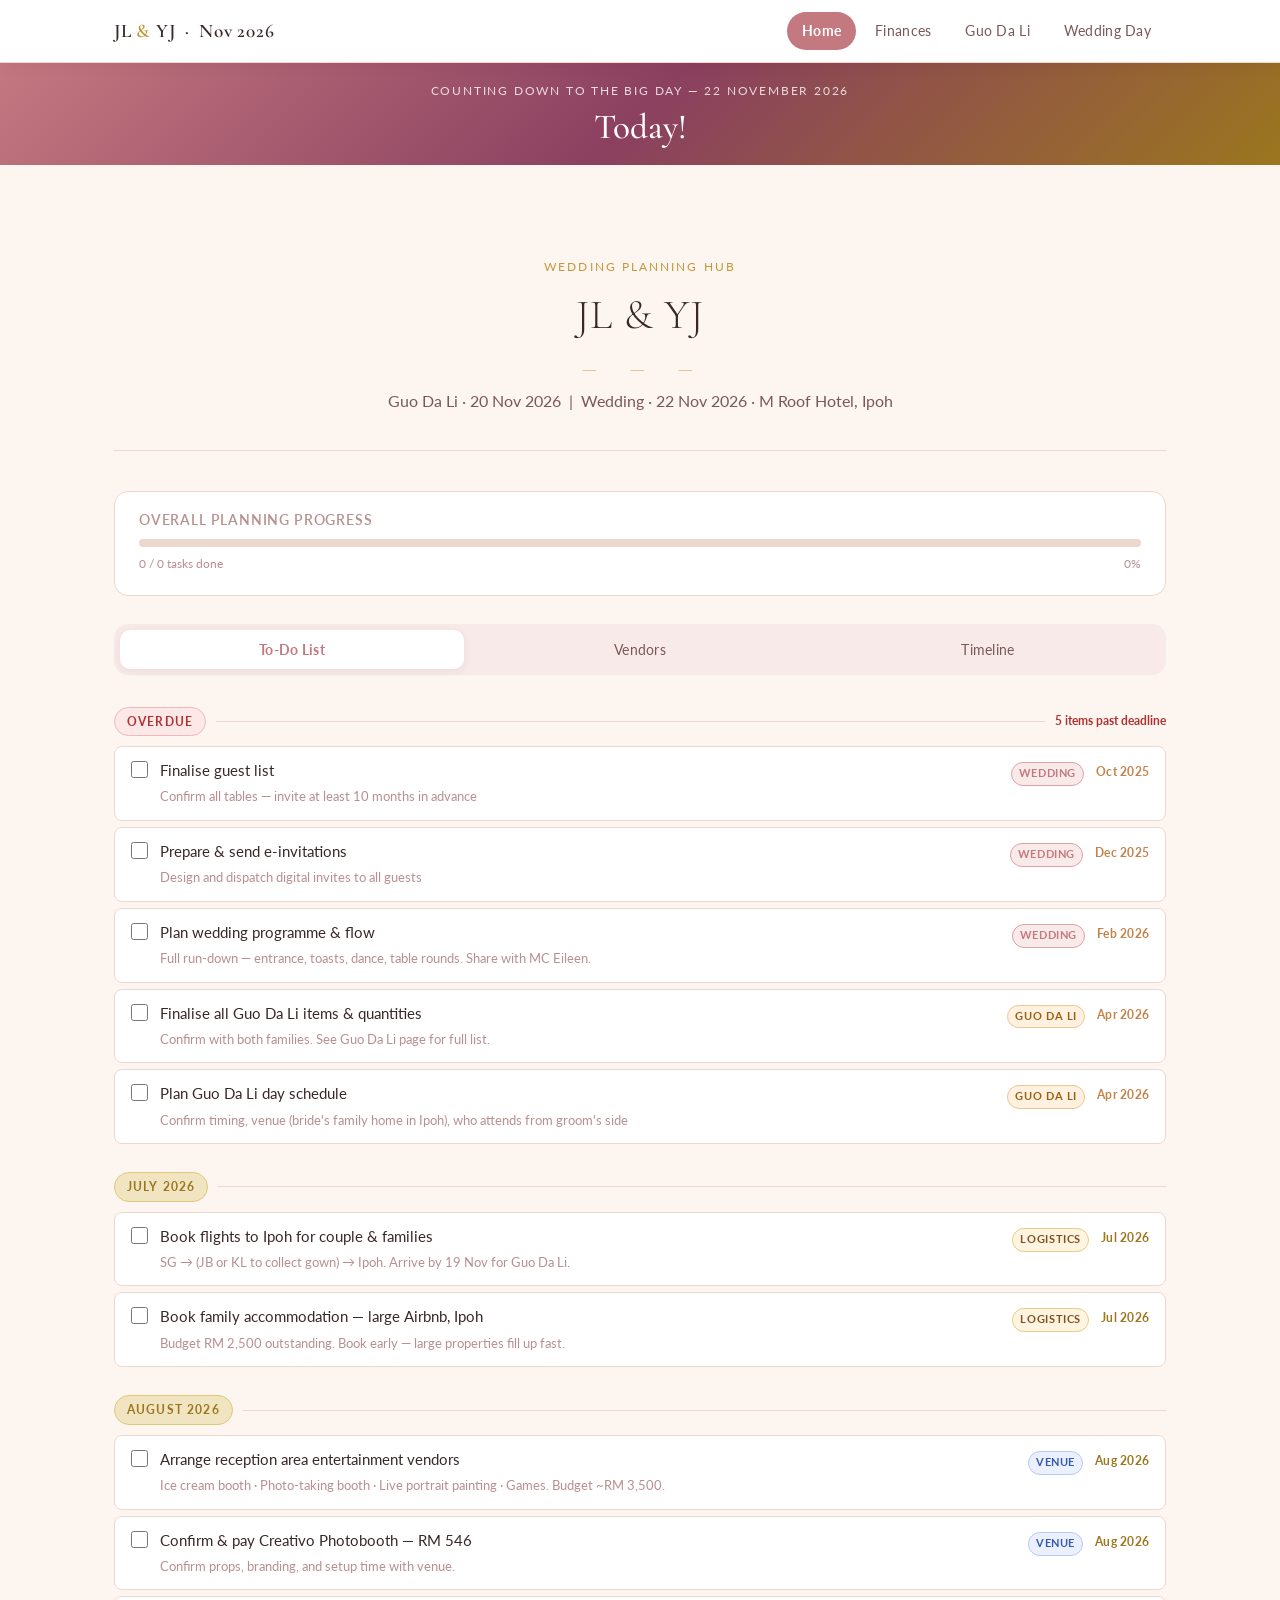
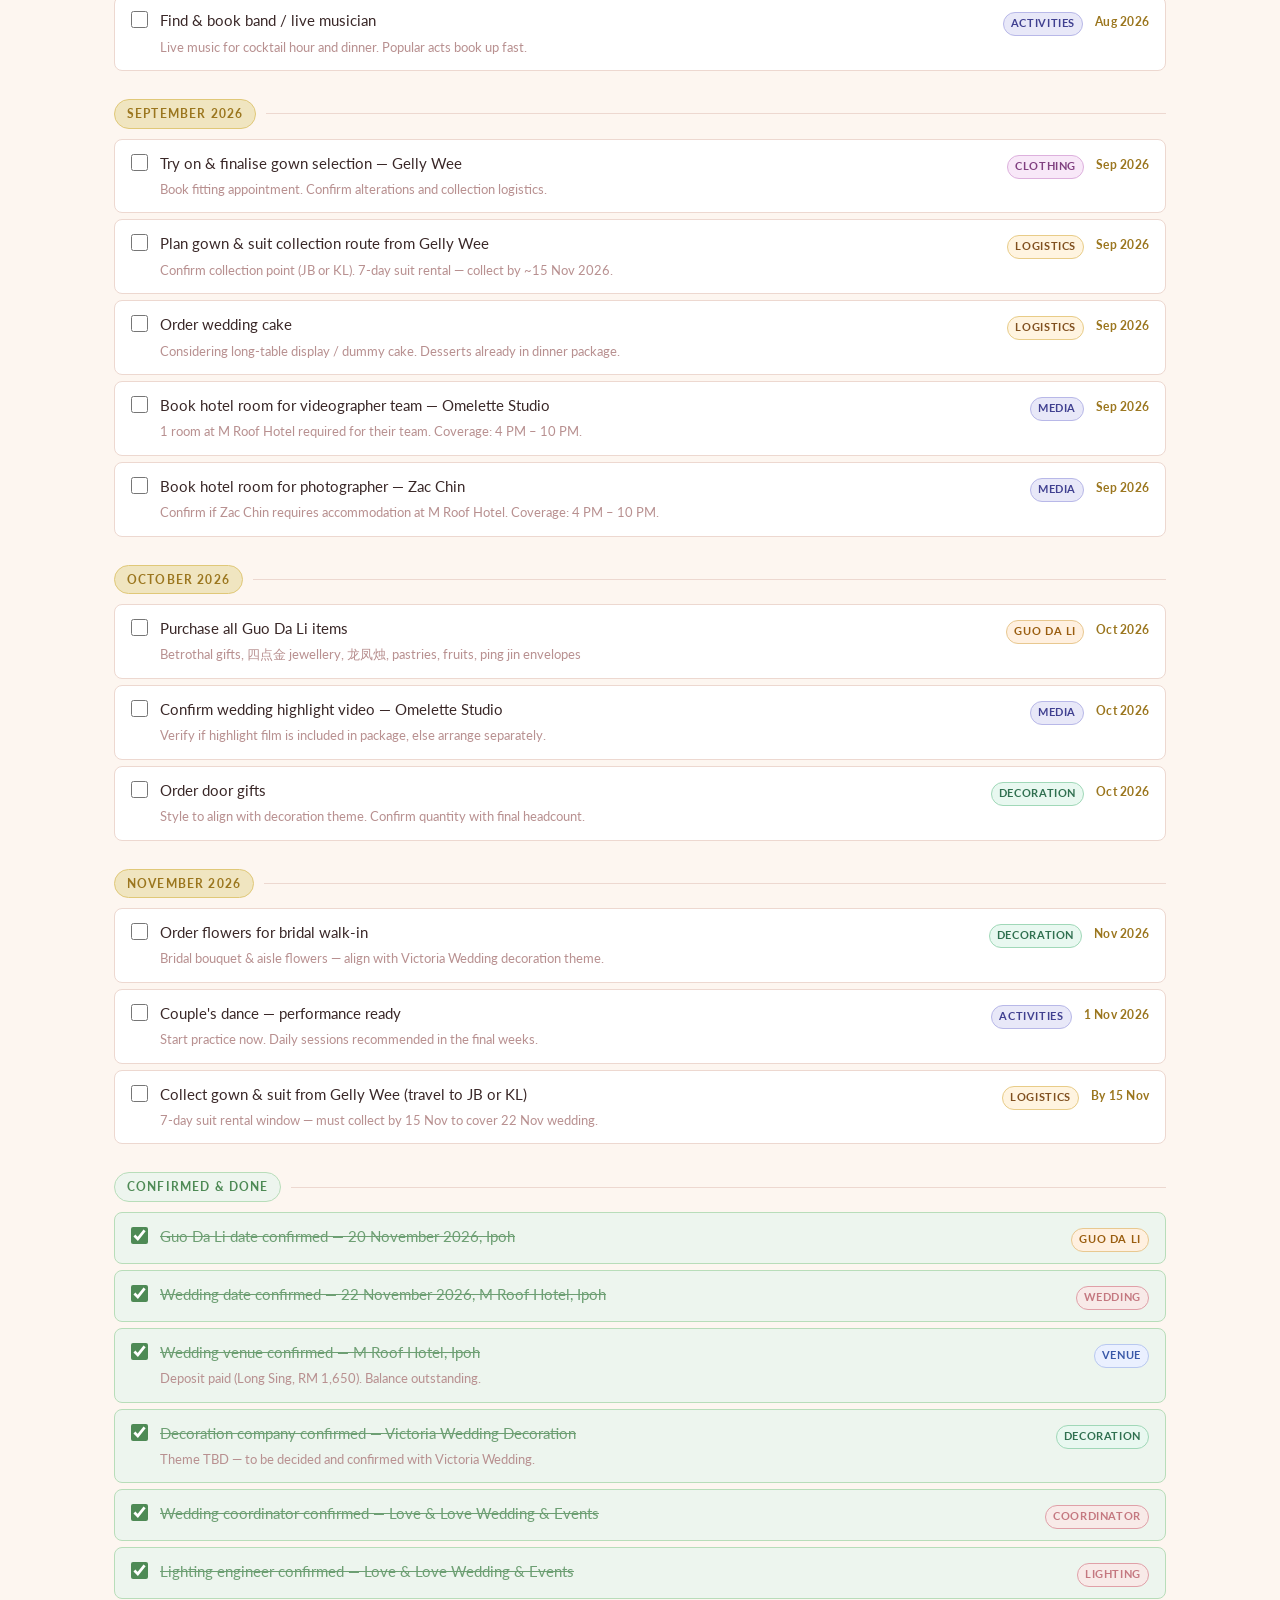
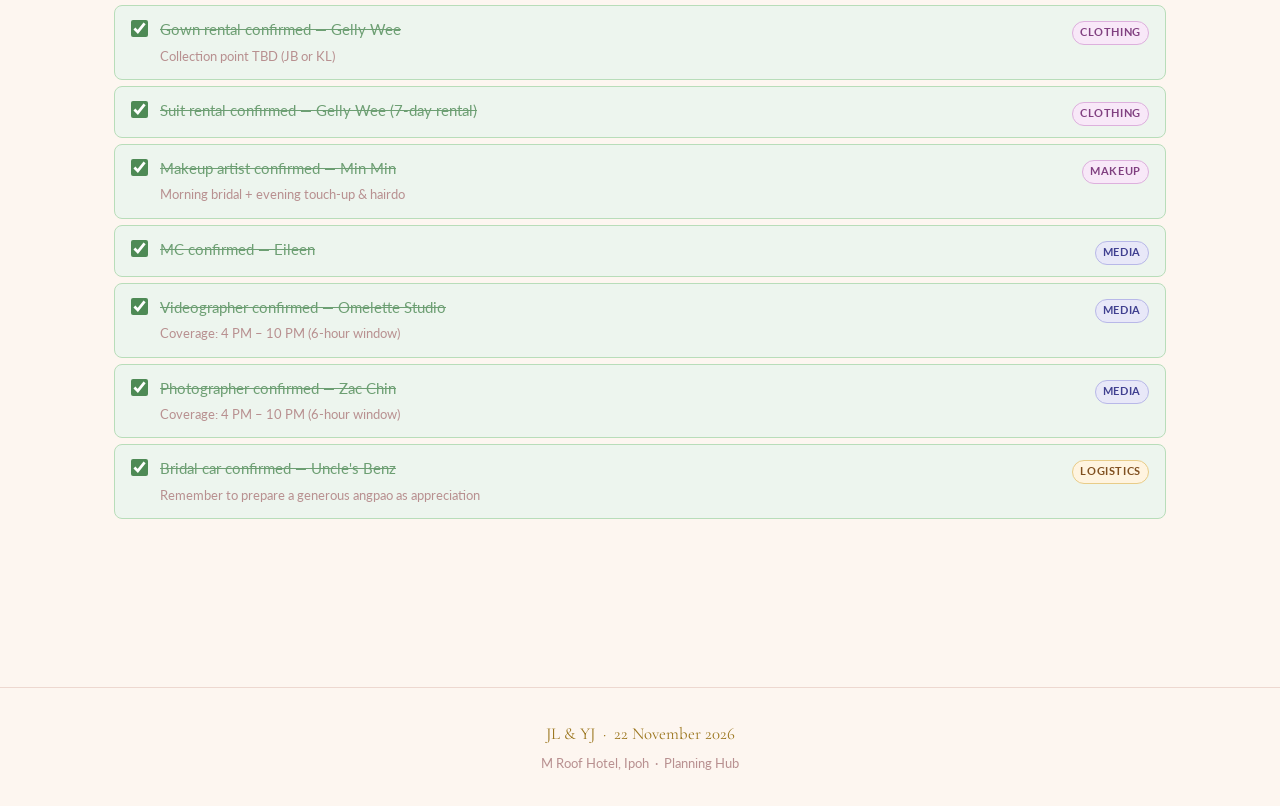
<file: wedding-planning/index.html>
<!DOCTYPE html>
<html lang="en">
<head>
  <meta charset="UTF-8">
  <meta name="viewport" content="width=device-width, initial-scale=1.0">
  <title>JL & YJ Wedding — Planning Hub</title>
  <link rel="stylesheet" href="css/styles.css">
</head>
<body>

<nav class="nav">
  <div class="nav-inner">
    <div class="nav-brand">JL <em>&amp;</em> YJ &nbsp;·&nbsp; Nov 2026</div>
    <ul class="nav-links">
      <li><a href="index.html" class="active">Home</a></li>
      <li><a href="finances.html">Finances</a></li>
      <li><a href="guodali.html">Guo Da Li</a></li>
      <li><a href="wedding.html">Wedding Day</a></li>
    </ul>
    <button class="nav-toggle" aria-label="Menu">
      <span></span><span></span><span></span>
    </button>
  </div>
</nav>

<!-- Countdown banner -->
<div class="countdown-banner">
  <div class="label">Counting down to the big day — 22 November 2026</div>
  <div class="countdown-items" id="countdown-wedding">
    <div class="countdown-item"><span class="num">—</span><span class="unit">Days</span></div>
  </div>
</div>

<div class="page-container">

  <header class="page-header">
    <p class="eyebrow">Wedding Planning Hub</p>
    <h1>JL &amp; YJ</h1>
    <span class="ornament">— &nbsp; — &nbsp; —</span>
    <p>Guo Da Li · 20 Nov 2026 &nbsp;|&nbsp; Wedding · 22 Nov 2026 · M Roof Hotel, Ipoh</p>
  </header>

  <!-- Overall progress -->
  <div class="progress-summary" data-progress-group="all">
    <h4>Overall Planning Progress</h4>
    <div class="progress-bar-outer">
      <div class="progress-bar-fill" style="width:0%"></div>
    </div>
    <div class="progress-labels">
      <span class="progress-done">— tasks done</span>
      <span class="progress-pct">—</span>
    </div>
  </div>

  <!-- Tabs -->
  <div data-tabgroup="home">
    <div class="tab-nav">
      <button class="tab-btn" data-tab="tab-todo">To-Do List</button>
      <button class="tab-btn" data-tab="tab-vendors">Vendors</button>
      <button class="tab-btn" data-tab="tab-timeline">Timeline</button>
    </div>

    <!-- ═══ TAB 1: TO-DO ═══ -->
    <div id="tab-todo" class="tab-content">

      <div class="todo-container">

        <!-- ── OVERDUE ── -->
        <div class="date-section">
          <div class="date-section-header">
            <span class="date-label overdue-label">Overdue</span>
            <div class="line"></div>
            <span class="overdue-count">5 items past deadline</span>
          </div>
          <ul class="checklist">
            <li>
              <input type="checkbox" id="chk-guestlist">
              <div class="item-body">
                <span class="item-label">Finalise guest list</span>
                <span class="item-detail">Confirm all tables — invite at least 10 months in advance</span>
              </div>
              <span class="cat-tag cat-wedding">Wedding</span>
              <span class="item-due overdue">Oct 2025</span>
            </li>
            <li>
              <input type="checkbox" id="chk-invitation">
              <div class="item-body">
                <span class="item-label">Prepare &amp; send e-invitations</span>
                <span class="item-detail">Design and dispatch digital invites to all guests</span>
              </div>
              <span class="cat-tag cat-wedding">Wedding</span>
              <span class="item-due overdue">Dec 2025</span>
            </li>
            <li>
              <input type="checkbox" id="chk-flow">
              <div class="item-body">
                <span class="item-label">Plan wedding programme &amp; flow</span>
                <span class="item-detail">Full run-down — entrance, toasts, dance, table rounds. Share with MC Eileen.</span>
              </div>
              <span class="cat-tag cat-wedding">Wedding</span>
              <span class="item-due overdue">Feb 2026</span>
            </li>
            <li>
              <input type="checkbox" id="chk-gdl-items">
              <div class="item-body">
                <span class="item-label">Finalise all Guo Da Li items &amp; quantities</span>
                <span class="item-detail">Confirm with both families. See Guo Da Li page for full list.</span>
              </div>
              <span class="cat-tag cat-gdl">Guo Da Li</span>
              <span class="item-due overdue">Apr 2026</span>
            </li>
            <li>
              <input type="checkbox" id="chk-gdl-plan">
              <div class="item-body">
                <span class="item-label">Plan Guo Da Li day schedule</span>
                <span class="item-detail">Confirm timing, venue (bride's family home in Ipoh), who attends from groom's side</span>
              </div>
              <span class="cat-tag cat-gdl">Guo Da Li</span>
              <span class="item-due overdue">Apr 2026</span>
            </li>
          </ul>
        </div>

        <!-- ── JULY 2026 ── -->
        <div class="date-section">
          <div class="date-section-header">
            <span class="date-label upcoming-label">July 2026</span>
            <div class="line"></div>
          </div>
          <ul class="checklist">
            <li>
              <input type="checkbox" id="chk-flights">
              <div class="item-body">
                <span class="item-label">Book flights to Ipoh for couple &amp; families</span>
                <span class="item-detail">SG → (JB or KL to collect gown) → Ipoh. Arrive by 19 Nov for Guo Da Li.</span>
              </div>
              <span class="cat-tag cat-logistics">Logistics</span>
              <span class="item-due">Jul 2026</span>
            </li>
            <li>
              <input type="checkbox" id="chk-accommodation">
              <div class="item-body">
                <span class="item-label">Book family accommodation — large Airbnb, Ipoh</span>
                <span class="item-detail">Budget RM 2,500 outstanding. Book early — large properties fill up fast.</span>
              </div>
              <span class="cat-tag cat-logistics">Logistics</span>
              <span class="item-due">Jul 2026</span>
            </li>
          </ul>
        </div>

        <!-- ── AUGUST 2026 ── -->
        <div class="date-section">
          <div class="date-section-header">
            <span class="date-label upcoming-label">August 2026</span>
            <div class="line"></div>
          </div>
          <ul class="checklist">
            <li>
              <input type="checkbox" id="chk-vendors-venue">
              <div class="item-body">
                <span class="item-label">Arrange reception area entertainment vendors</span>
                <span class="item-detail">Ice cream booth · Photo-taking booth · Live portrait painting · Games. Budget ~RM 3,500.</span>
              </div>
              <span class="cat-tag cat-venue">Venue</span>
              <span class="item-due">Aug 2026</span>
            </li>
            <li>
              <input type="checkbox" id="chk-photobooth">
              <div class="item-body">
                <span class="item-label">Confirm &amp; pay Creativo Photobooth — RM 546</span>
                <span class="item-detail">Confirm props, branding, and setup time with venue.</span>
              </div>
              <span class="cat-tag cat-venue">Venue</span>
              <span class="item-due">Aug 2026</span>
            </li>
            <li>
              <input type="checkbox" id="chk-band">
              <div class="item-body">
                <span class="item-label">Find &amp; book band / live musician</span>
                <span class="item-detail">Live music for cocktail hour and dinner. Popular acts book up fast.</span>
              </div>
              <span class="cat-tag cat-media">Activities</span>
              <span class="item-due">Aug 2026</span>
            </li>
          </ul>
        </div>

        <!-- ── SEPTEMBER 2026 ── -->
        <div class="date-section">
          <div class="date-section-header">
            <span class="date-label upcoming-label">September 2026</span>
            <div class="line"></div>
          </div>
          <ul class="checklist">
            <li>
              <input type="checkbox" id="chk-gown-pick">
              <div class="item-body">
                <span class="item-label">Try on &amp; finalise gown selection — Gelly Wee</span>
                <span class="item-detail">Book fitting appointment. Confirm alterations and collection logistics.</span>
              </div>
              <span class="cat-tag cat-clothing">Clothing</span>
              <span class="item-due">Sep 2026</span>
            </li>
            <li>
              <input type="checkbox" id="chk-gown-collect">
              <div class="item-body">
                <span class="item-label">Plan gown &amp; suit collection route from Gelly Wee</span>
                <span class="item-detail">Confirm collection point (JB or KL). 7-day suit rental — collect by ~15 Nov 2026.</span>
              </div>
              <span class="cat-tag cat-logistics">Logistics</span>
              <span class="item-due">Sep 2026</span>
            </li>
            <li>
              <input type="checkbox" id="chk-cake">
              <div class="item-body">
                <span class="item-label">Order wedding cake</span>
                <span class="item-detail">Considering long-table display / dummy cake. Desserts already in dinner package.</span>
              </div>
              <span class="cat-tag cat-logistics">Logistics</span>
              <span class="item-due">Sep 2026</span>
            </li>
            <li>
              <input type="checkbox" id="chk-videographer-room">
              <div class="item-body">
                <span class="item-label">Book hotel room for videographer team — Omelette Studio</span>
                <span class="item-detail">1 room at M Roof Hotel required for their team. Coverage: 4 PM – 10 PM.</span>
              </div>
              <span class="cat-tag cat-media">Media</span>
              <span class="item-due">Sep 2026</span>
            </li>
            <li>
              <input type="checkbox" id="chk-photographer-room">
              <div class="item-body">
                <span class="item-label">Book hotel room for photographer — Zac Chin</span>
                <span class="item-detail">Confirm if Zac Chin requires accommodation at M Roof Hotel. Coverage: 4 PM – 10 PM.</span>
              </div>
              <span class="cat-tag cat-media">Media</span>
              <span class="item-due">Sep 2026</span>
            </li>
          </ul>
        </div>

        <!-- ── OCTOBER 2026 ── -->
        <div class="date-section">
          <div class="date-section-header">
            <span class="date-label upcoming-label">October 2026</span>
            <div class="line"></div>
          </div>
          <ul class="checklist">
            <li>
              <input type="checkbox" id="chk-gdl-purchase">
              <div class="item-body">
                <span class="item-label">Purchase all Guo Da Li items</span>
                <span class="item-detail">Betrothal gifts, 四点金 jewellery, 龙凤烛, pastries, fruits, ping jin envelopes</span>
              </div>
              <span class="cat-tag cat-gdl">Guo Da Li</span>
              <span class="item-due">Oct 2026</span>
            </li>
            <li>
              <input type="checkbox" id="chk-video">
              <div class="item-body">
                <span class="item-label">Confirm wedding highlight video — Omelette Studio</span>
                <span class="item-detail">Verify if highlight film is included in package, else arrange separately.</span>
              </div>
              <span class="cat-tag cat-media">Media</span>
              <span class="item-due">Oct 2026</span>
            </li>
            <li>
              <input type="checkbox" id="chk-doorgift">
              <div class="item-body">
                <span class="item-label">Order door gifts</span>
                <span class="item-detail">Style to align with decoration theme. Confirm quantity with final headcount.</span>
              </div>
              <span class="cat-tag cat-decor">Decoration</span>
              <span class="item-due">Oct 2026</span>
            </li>
          </ul>
        </div>

        <!-- ── NOVEMBER 2026 ── -->
        <div class="date-section">
          <div class="date-section-header">
            <span class="date-label upcoming-label">November 2026</span>
            <div class="line"></div>
          </div>
          <ul class="checklist">
            <li>
              <input type="checkbox" id="chk-flowers">
              <div class="item-body">
                <span class="item-label">Order flowers for bridal walk-in</span>
                <span class="item-detail">Bridal bouquet &amp; aisle flowers — align with Victoria Wedding decoration theme.</span>
              </div>
              <span class="cat-tag cat-decor">Decoration</span>
              <span class="item-due">Nov 2026</span>
            </li>
            <li>
              <input type="checkbox" id="chk-dance">
              <div class="item-body">
                <span class="item-label">Couple's dance — performance ready</span>
                <span class="item-detail">Start practice now. Daily sessions recommended in the final weeks.</span>
              </div>
              <span class="cat-tag cat-media">Activities</span>
              <span class="item-due">1 Nov 2026</span>
            </li>
            <li>
              <input type="checkbox" id="chk-gown-deadline">
              <div class="item-body">
                <span class="item-label">Collect gown &amp; suit from Gelly Wee (travel to JB or KL)</span>
                <span class="item-detail">7-day suit rental window — must collect by 15 Nov to cover 22 Nov wedding.</span>
              </div>
              <span class="cat-tag cat-logistics">Logistics</span>
              <span class="item-due">By 15 Nov</span>
            </li>
          </ul>
        </div>

        <!-- ── CONFIRMED & DONE ── -->
        <div class="date-section">
          <div class="date-section-header">
            <span class="date-label done-section-label">Confirmed &amp; Done</span>
            <div class="line"></div>
          </div>
          <ul class="checklist">
            <li>
              <input type="checkbox" id="chk-gdl-date" data-default="done">
              <div class="item-body">
                <span class="item-label">Guo Da Li date confirmed — 20 November 2026, Ipoh</span>
              </div>
              <span class="cat-tag cat-gdl">Guo Da Li</span>
            </li>
            <li>
              <input type="checkbox" id="chk-wed-date" data-default="done">
              <div class="item-body">
                <span class="item-label">Wedding date confirmed — 22 November 2026, M Roof Hotel, Ipoh</span>
              </div>
              <span class="cat-tag cat-wedding">Wedding</span>
            </li>
            <li>
              <input type="checkbox" id="chk-venue" data-default="done">
              <div class="item-body">
                <span class="item-label">Wedding venue confirmed — M Roof Hotel, Ipoh</span>
                <span class="item-detail">Deposit paid (Long Sing, RM 1,650). Balance outstanding.</span>
              </div>
              <span class="cat-tag cat-venue">Venue</span>
            </li>
            <li>
              <input type="checkbox" id="chk-decor" data-default="done">
              <div class="item-body">
                <span class="item-label">Decoration company confirmed — Victoria Wedding Decoration</span>
                <span class="item-detail">Theme TBD — to be decided and confirmed with Victoria Wedding.</span>
              </div>
              <span class="cat-tag cat-decor">Decoration</span>
            </li>
            <li>
              <input type="checkbox" id="chk-coordinator" data-default="done">
              <div class="item-body">
                <span class="item-label">Wedding coordinator confirmed — Love &amp; Love Wedding &amp; Events</span>
              </div>
              <span class="cat-tag cat-wedding">Coordinator</span>
            </li>
            <li>
              <input type="checkbox" id="chk-lighting" data-default="done">
              <div class="item-body">
                <span class="item-label">Lighting engineer confirmed — Love &amp; Love Wedding &amp; Events</span>
              </div>
              <span class="cat-tag cat-wedding">Lighting</span>
            </li>
            <li>
              <input type="checkbox" id="chk-gown-rental" data-default="done">
              <div class="item-body">
                <span class="item-label">Gown rental confirmed — Gelly Wee</span>
                <span class="item-detail">Collection point TBD (JB or KL)</span>
              </div>
              <span class="cat-tag cat-clothing">Clothing</span>
            </li>
            <li>
              <input type="checkbox" id="chk-suit" data-default="done">
              <div class="item-body">
                <span class="item-label">Suit rental confirmed — Gelly Wee (7-day rental)</span>
              </div>
              <span class="cat-tag cat-clothing">Clothing</span>
            </li>
            <li>
              <input type="checkbox" id="chk-makeup" data-default="done">
              <div class="item-body">
                <span class="item-label">Makeup artist confirmed — Min Min</span>
                <span class="item-detail">Morning bridal + evening touch-up &amp; hairdo</span>
              </div>
              <span class="cat-tag cat-clothing">Makeup</span>
            </li>
            <li>
              <input type="checkbox" id="chk-mc" data-default="done">
              <div class="item-body">
                <span class="item-label">MC confirmed — Eileen</span>
              </div>
              <span class="cat-tag cat-media">Media</span>
            </li>
            <li>
              <input type="checkbox" id="chk-videographer" data-default="done">
              <div class="item-body">
                <span class="item-label">Videographer confirmed — Omelette Studio</span>
                <span class="item-detail">Coverage: 4 PM – 10 PM (6-hour window)</span>
              </div>
              <span class="cat-tag cat-media">Media</span>
            </li>
            <li>
              <input type="checkbox" id="chk-photographer" data-default="done">
              <div class="item-body">
                <span class="item-label">Photographer confirmed — Zac Chin</span>
                <span class="item-detail">Coverage: 4 PM – 10 PM (6-hour window)</span>
              </div>
              <span class="cat-tag cat-media">Media</span>
            </li>
            <li>
              <input type="checkbox" id="chk-car" data-default="done">
              <div class="item-body">
                <span class="item-label">Bridal car confirmed — Uncle's Benz</span>
                <span class="item-detail">Remember to prepare a generous angpao as appreciation</span>
              </div>
              <span class="cat-tag cat-logistics">Logistics</span>
            </li>
          </ul>
        </div>

      </div><!-- /todo-container -->
    </div><!-- /tab-todo -->

    <!-- ═══ TAB 2: VENDORS ═══ -->
    <div id="tab-vendors" class="tab-content">

      <div class="notice">
        <strong>Note:</strong> Vendors listed as TBD still need to be sourced and confirmed. Reach out early — popular vendors get booked quickly for Nov 2026.
      </div>

      <div class="table-wrap">
        <table>
          <thead>
            <tr>
              <th>Role</th>
              <th>Vendor / Contact</th>
              <th>Status</th>
              <th>Notes</th>
            </tr>
          </thead>
          <tbody>
            <tr>
              <td><strong>Wedding Venue</strong></td>
              <td>M Roof Hotel, Ipoh</td>
              <td><span class="badge badge-done">Confirmed</span></td>
              <td>Dinner reception on 22 Nov 2026. Deposit paid (Long Sing RM 1,650).</td>
            </tr>
            <tr>
              <td><strong>Gown Rental</strong></td>
              <td>Gelly Wee</td>
              <td><span class="badge badge-done">Confirmed</span></td>
              <td>Collection point TBD (JB or KL). Fitting appointment needed.</td>
            </tr>
            <tr>
              <td><strong>Suit Rental</strong></td>
              <td>Gelly Wee</td>
              <td><span class="badge badge-done">Confirmed</span></td>
              <td>7-day rental. Collect by ~15 Nov 2026.</td>
            </tr>
            <tr>
              <td><strong>Makeup Artist</strong></td>
              <td>Min Min</td>
              <td><span class="badge badge-done">Confirmed</span></td>
              <td>Morning bridal makeup + evening hairdo &amp; touch-up. Payment outstanding.</td>
            </tr>
            <tr>
              <td><strong>MC</strong></td>
              <td>Eileen</td>
              <td><span class="badge badge-done">Confirmed</span></td>
              <td>~RM 3,200 budget. Payment outstanding.</td>
            </tr>
            <tr>
              <td><strong>Videographer</strong></td>
              <td>Omelette Studio</td>
              <td><span class="badge badge-done">Confirmed</span></td>
              <td>~RM 9,000 budget. Coverage: 4 PM–10 PM (6-hr window). Need to book 1 hotel room for their team.</td>
            </tr>
            <tr>
              <td><strong>Photographer</strong></td>
              <td>Zac Chin</td>
              <td><span class="badge badge-done">Confirmed</span></td>
              <td>~RM 8,000 budget. Coverage: 4 PM–10 PM (6-hr window). Payment outstanding.</td>
            </tr>
            <tr>
              <td><strong>Decoration</strong></td>
              <td>Victoria Wedding Decoration</td>
              <td><span class="badge badge-done">Confirmed</span></td>
              <td>Budget ~RM 20,000. Theme TBD — to be finalised with bride's preference. Price quote needed.</td>
            </tr>
            <tr>
              <td><strong>Photo Booth</strong></td>
              <td>Creativo Photobooth</td>
              <td><span class="badge badge-outstanding">Confirm &amp; Pay</span></td>
              <td>RM 546 outstanding.</td>
            </tr>
            <tr>
              <td><strong>Bridal Car</strong></td>
              <td>Uncle's Benz</td>
              <td><span class="badge badge-done">Confirmed</span></td>
              <td>Prepare a generous angpao for uncle as appreciation.</td>
            </tr>
            <tr>
              <td><strong>Band / Musician</strong></td>
              <td class="muted">Not yet found</td>
              <td><span class="badge badge-tbd">TBD</span></td>
              <td>Live music to liven up the reception dinner.</td>
            </tr>
            <tr>
              <td><strong>Coordinator</strong></td>
              <td>Love &amp; Love Wedding &amp; Events</td>
              <td><span class="badge badge-done">Confirmed</span></td>
              <td>Day-of coordination with all vendors. Budget ~RM 6,000.</td>
            </tr>
            <tr>
              <td><strong>Lighting Engineer</strong></td>
              <td>Love &amp; Love Wedding &amp; Events</td>
              <td><span class="badge badge-done">Confirmed</span></td>
              <td>Lighting setup and operation during dinner. Budget ~RM 6,000.</td>
            </tr>
            <tr>
              <td><strong>Entertainment Vendors</strong></td>
              <td class="muted">Not yet found</td>
              <td><span class="badge badge-tbd">TBD</span></td>
              <td>Ice cream booth · Live portrait painting · Games. Budget ~RM 3,500.</td>
            </tr>
            <tr>
              <td><strong>Accommodation</strong></td>
              <td>Airbnb, Ipoh</td>
              <td><span class="badge badge-outstanding">Book &amp; Pay</span></td>
              <td>Large Airbnb for families. Budget RM 2,500 outstanding.</td>
            </tr>
            <tr>
              <td><strong>Wedding Cake</strong></td>
              <td class="muted">Not yet found</td>
              <td><span class="badge badge-tbd">TBD</span></td>
              <td>Considering long-table display cake (dummy). Desserts already in dinner package.</td>
            </tr>
          </tbody>
        </table>
      </div>
    </div><!-- /tab-vendors -->

    <!-- ═══ TAB 3: TIMELINE ═══ -->
    <div id="tab-timeline" class="tab-content">

      <div class="notice">
        <strong>Tip:</strong> Items marked with a gold dot are milestone dates. Overdue deadlines are flagged — action needed.
      </div>

      <div class="timeline">

        <div class="timeline-item">
          <div class="timeline-dot done"></div>
          <div class="timeline-date">March 2025</div>
          <div class="timeline-title">Wedding venue deposit paid — Long Sing / M Roof Hotel</div>
          <div class="timeline-detail">RM 1,650 settled. Venue locked in.</div>
        </div>

        <div class="timeline-item">
          <div class="timeline-dot done"></div>
          <div class="timeline-date">Mid 2025</div>
          <div class="timeline-title">Key vendors confirmed — MC, Videographer, Photographer, Car</div>
          <div class="timeline-detail">Eileen (MC) · Omelette Studio (video) · Zac Chin (photos) · Uncle's Benz · Gelly Wee (gown &amp; suit) · Min Min (makeup)</div>
        </div>

        <div class="timeline-item">
          <div class="timeline-dot"></div>
          <div class="timeline-date">Oct 2025 — OVERDUE</div>
          <div class="timeline-title">Finalise guest list</div>
          <div class="timeline-detail">Confirm all invitees — send invitations at least 10 months in advance.</div>
        </div>

        <div class="timeline-item">
          <div class="timeline-dot"></div>
          <div class="timeline-date">Dec 2025 — OVERDUE</div>
          <div class="timeline-title">Send e-invitations to all guests</div>
          <div class="timeline-detail">Design and dispatch digital invites. Prepare early!</div>
        </div>

        <div class="timeline-item">
          <div class="timeline-dot"></div>
          <div class="timeline-date">February 2026</div>
          <div class="timeline-title">Finalise wedding programme &amp; flow</div>
          <div class="timeline-detail">Detailed run-down for the dinner reception — share with MC Eileen.</div>
        </div>

        <div class="timeline-item">
          <div class="timeline-dot"></div>
          <div class="timeline-date">April 2026</div>
          <div class="timeline-title">Confirm all Guo Da Li items &amp; day plan</div>
          <div class="timeline-detail">Coordinate with both families. Confirm ping jin amount &amp; gift quantities.</div>
        </div>

        <div class="timeline-item">
          <div class="timeline-dot"></div>
          <div class="timeline-date">May–June 2026</div>
          <div class="timeline-title">Confirm remaining vendor contracts &amp; deposits</div>
          <div class="timeline-detail">Min Min (makeup) · MC fee · Creativo Photobooth (RM 546) · Victoria Decor quote</div>
        </div>

        <div class="timeline-item">
          <div class="timeline-dot"></div>
          <div class="timeline-date">July 2026</div>
          <div class="timeline-title">Book flights &amp; accommodation for families</div>
          <div class="timeline-detail">SG → Ipoh flights for couple &amp; both families. Book large Airbnb in Ipoh (RM 2,500).</div>
        </div>

        <div class="timeline-item">
          <div class="timeline-dot"></div>
          <div class="timeline-date">August 2026</div>
          <div class="timeline-title">Finalise decoration theme, band &amp; reception entertainment</div>
          <div class="timeline-detail">Victoria Decor contract · Live band · Ice cream booth · Portrait painting · Games</div>
        </div>

        <div class="timeline-item">
          <div class="timeline-dot"></div>
          <div class="timeline-date">September 2026</div>
          <div class="timeline-title">Gown fitting at Gelly Wee + Order wedding cake</div>
          <div class="timeline-detail">Finalise gown selection. Confirm cake style (long-table display). Book hotel room for Omelette Studio team.</div>
        </div>

        <div class="timeline-item">
          <div class="timeline-dot"></div>
          <div class="timeline-date">October 2026</div>
          <div class="timeline-title">Final preparations — door gifts, flowers, programme print</div>
          <div class="timeline-detail">Order door gifts &amp; flowers. Confirm all vendors. Run final headcount.</div>
        </div>

        <div class="timeline-item">
          <div class="timeline-dot"></div>
          <div class="timeline-date">~15 November 2026</div>
          <div class="timeline-title">Collect gown &amp; suit from Gelly Wee</div>
          <div class="timeline-detail">Travel to JB or KL (TBD). 7-day suit rental window — must collect by 15 Nov to cover the 22 Nov wedding date.</div>
        </div>

        <div class="timeline-item">
          <div class="timeline-dot key"></div>
          <div class="timeline-date">20 November 2026</div>
          <div class="timeline-title">GUO DA LI — Ipoh</div>
          <div class="timeline-detail">Traditional betrothal ceremony. Groom's family visits bride's family with gifts. Ping jin: RM 38,888.</div>
        </div>

        <div class="timeline-item">
          <div class="timeline-dot key"></div>
          <div class="timeline-date">22 November 2026</div>
          <div class="timeline-title">WEDDING DAY — M Roof Hotel, Ipoh</div>
          <div class="timeline-detail">Afternoon tea ceremony · Evening dinner reception. The big day!</div>
        </div>

      </div>
    </div><!-- /tab-timeline -->

  </div><!-- /tabgroup home -->
</div><!-- /page-container -->

<footer class="footer">
  <span class="footer-date">JL &amp; YJ &nbsp;·&nbsp; 22 November 2026</span>
  <span>M Roof Hotel, Ipoh &nbsp;·&nbsp; Planning Hub</span>
</footer>

<script src="js/main.js"></script>
</body>
</html>
</file>
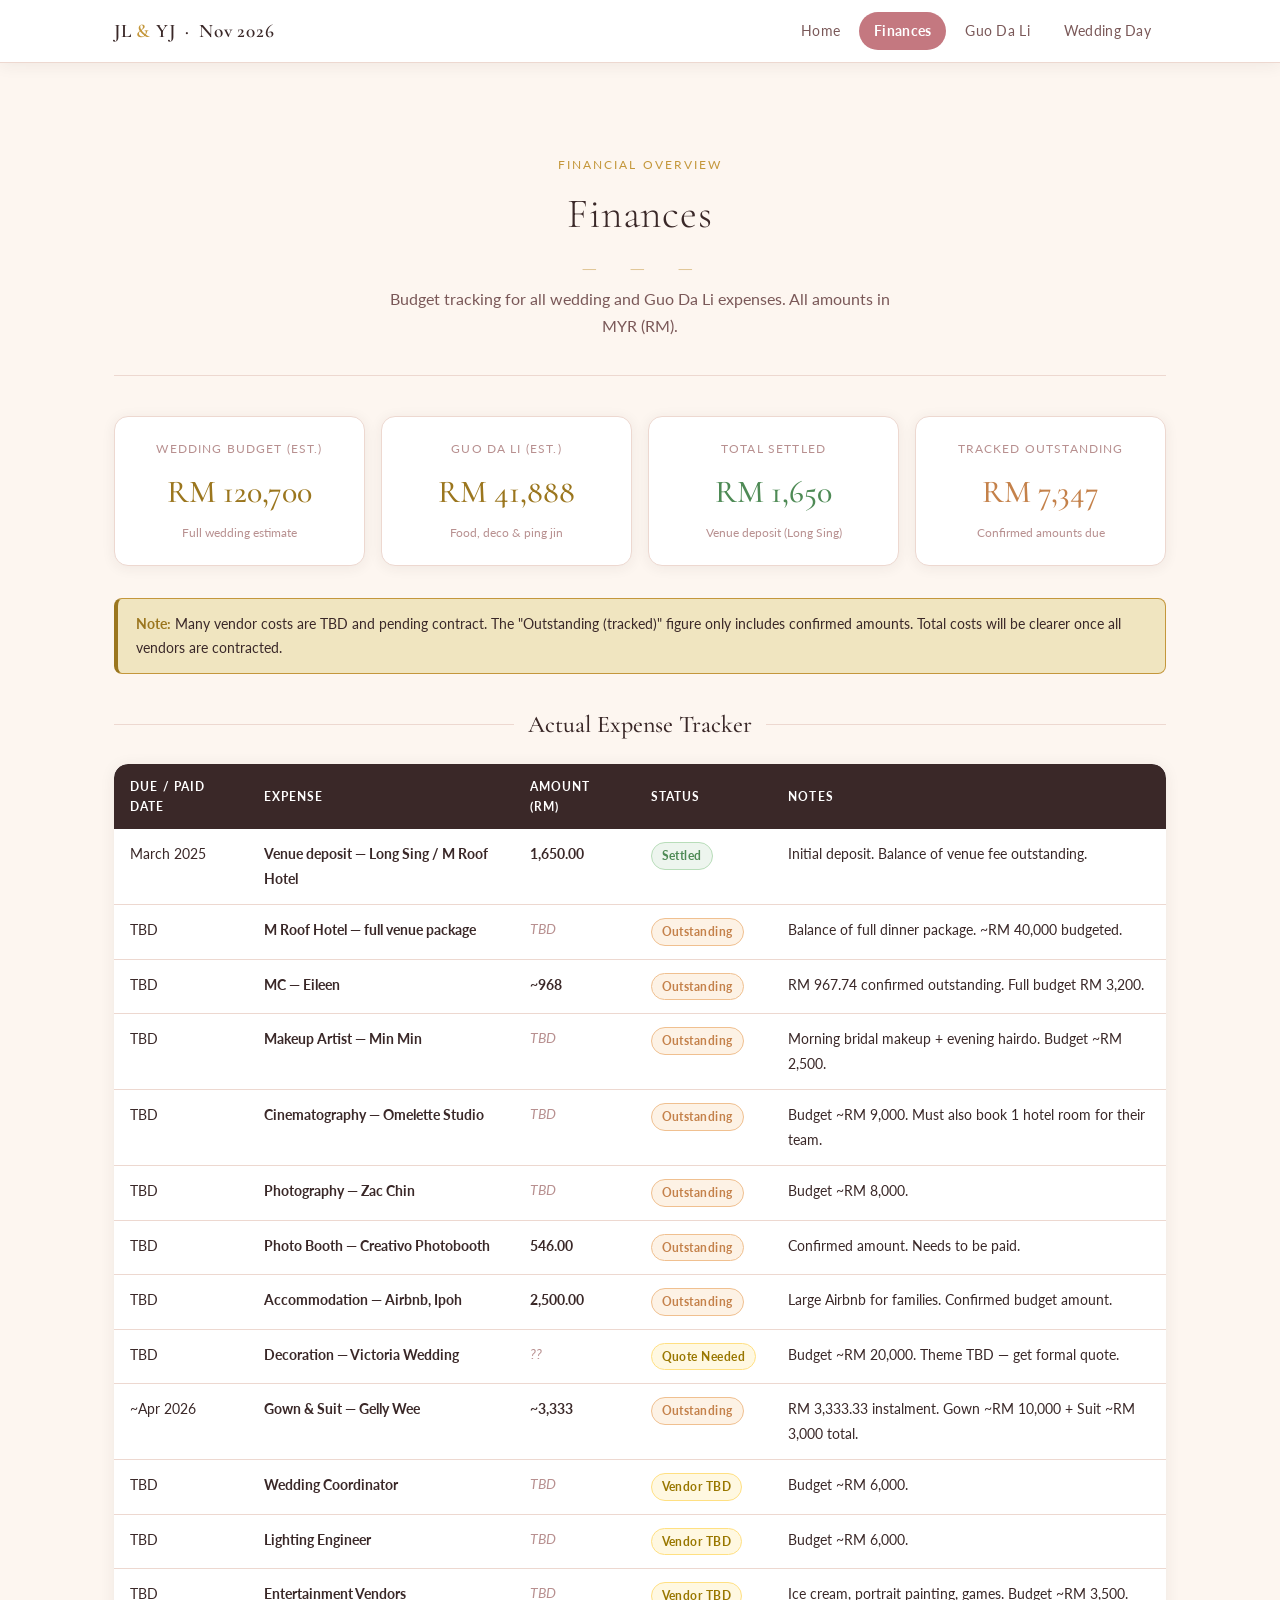
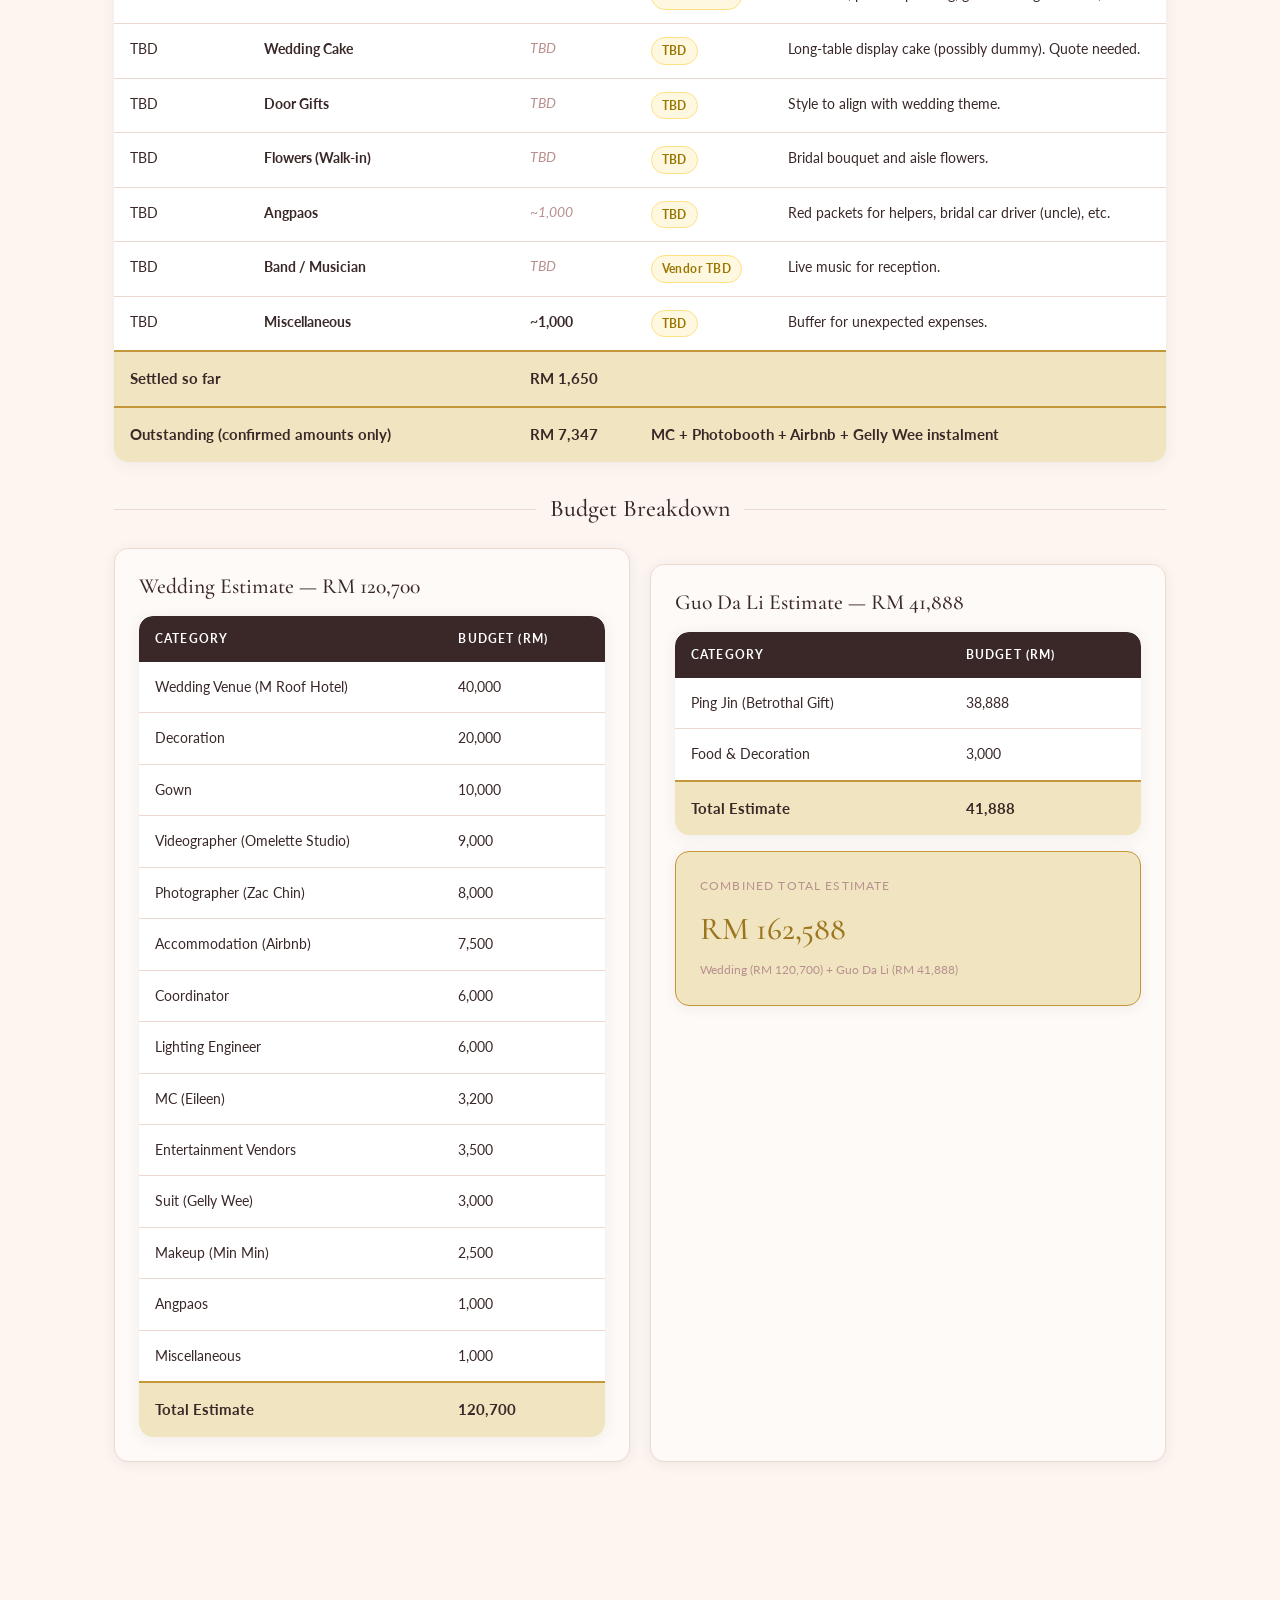
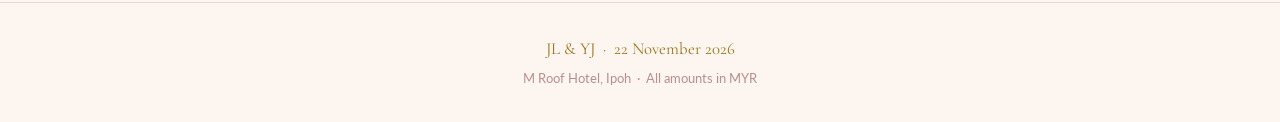
<file: wedding-planning/finances.html>
<!DOCTYPE html>
<html lang="en">
<head>
  <meta charset="UTF-8">
  <meta name="viewport" content="width=device-width, initial-scale=1.0">
  <title>JL & YJ — Finances</title>
  <link rel="stylesheet" href="css/styles.css">
</head>
<body>

<nav class="nav">
  <div class="nav-inner">
    <div class="nav-brand">JL <em>&amp;</em> YJ &nbsp;·&nbsp; Nov 2026</div>
    <ul class="nav-links">
      <li><a href="index.html">Home</a></li>
      <li><a href="finances.html" class="active">Finances</a></li>
      <li><a href="guodali.html">Guo Da Li</a></li>
      <li><a href="wedding.html">Wedding Day</a></li>
    </ul>
    <button class="nav-toggle" aria-label="Menu">
      <span></span><span></span><span></span>
    </button>
  </div>
</nav>

<div class="page-container">

  <header class="page-header">
    <p class="eyebrow">Financial Overview</p>
    <h1>Finances</h1>
    <span class="ornament">— &nbsp; — &nbsp; —</span>
    <p>Budget tracking for all wedding and Guo Da Li expenses. All amounts in MYR (RM).</p>
  </header>

  <!-- Summary stat cards -->
  <div class="stat-grid">
    <div class="stat-card">
      <div class="stat-label">Wedding Budget (Est.)</div>
      <div class="stat-value gold">RM 120,700</div>
      <div class="stat-sub">Full wedding estimate</div>
    </div>
    <div class="stat-card">
      <div class="stat-label">Guo Da Li (Est.)</div>
      <div class="stat-value gold">RM 41,888</div>
      <div class="stat-sub">Food, deco &amp; ping jin</div>
    </div>
    <div class="stat-card">
      <div class="stat-label">Total Settled</div>
      <div class="stat-value success">RM 1,650</div>
      <div class="stat-sub">Venue deposit (Long Sing)</div>
    </div>
    <div class="stat-card">
      <div class="stat-label">Tracked Outstanding</div>
      <div class="stat-value warning">RM 7,347</div>
      <div class="stat-sub">Confirmed amounts due</div>
    </div>
  </div>

  <div class="notice">
    <strong>Note:</strong> Many vendor costs are TBD and pending contract. The "Outstanding (tracked)" figure only includes confirmed amounts. Total costs will be clearer once all vendors are contracted.
  </div>

  <!-- ── ACTUAL EXPENSES ── -->
  <div class="section-divider"><h2>Actual Expense Tracker</h2></div>

  <div class="table-wrap">
    <table>
      <thead>
        <tr>
          <th>Due / Paid Date</th>
          <th>Expense</th>
          <th>Amount (RM)</th>
          <th>Status</th>
          <th>Notes</th>
        </tr>
      </thead>
      <tbody>
        <tr>
          <td>March 2025</td>
          <td><strong>Venue deposit — Long Sing / M Roof Hotel</strong></td>
          <td><strong>1,650.00</strong></td>
          <td><span class="badge badge-settled">Settled</span></td>
          <td>Initial deposit. Balance of venue fee outstanding.</td>
        </tr>
        <tr>
          <td>TBD</td>
          <td><strong>M Roof Hotel — full venue package</strong></td>
          <td class="muted">TBD</td>
          <td><span class="badge badge-outstanding">Outstanding</span></td>
          <td>Balance of full dinner package. ~RM 40,000 budgeted.</td>
        </tr>
        <tr>
          <td>TBD</td>
          <td><strong>MC — Eileen</strong></td>
          <td><strong>~968</strong></td>
          <td><span class="badge badge-outstanding">Outstanding</span></td>
          <td>RM 967.74 confirmed outstanding. Full budget RM 3,200.</td>
        </tr>
        <tr>
          <td>TBD</td>
          <td><strong>Makeup Artist — Min Min</strong></td>
          <td class="muted">TBD</td>
          <td><span class="badge badge-outstanding">Outstanding</span></td>
          <td>Morning bridal makeup + evening hairdo. Budget ~RM 2,500.</td>
        </tr>
        <tr>
          <td>TBD</td>
          <td><strong>Cinematography — Omelette Studio</strong></td>
          <td class="muted">TBD</td>
          <td><span class="badge badge-outstanding">Outstanding</span></td>
          <td>Budget ~RM 9,000. Must also book 1 hotel room for their team.</td>
        </tr>
        <tr>
          <td>TBD</td>
          <td><strong>Photography — Zac Chin</strong></td>
          <td class="muted">TBD</td>
          <td><span class="badge badge-outstanding">Outstanding</span></td>
          <td>Budget ~RM 8,000.</td>
        </tr>
        <tr>
          <td>TBD</td>
          <td><strong>Photo Booth — Creativo Photobooth</strong></td>
          <td><strong>546.00</strong></td>
          <td><span class="badge badge-outstanding">Outstanding</span></td>
          <td>Confirmed amount. Needs to be paid.</td>
        </tr>
        <tr>
          <td>TBD</td>
          <td><strong>Accommodation — Airbnb, Ipoh</strong></td>
          <td><strong>2,500.00</strong></td>
          <td><span class="badge badge-outstanding">Outstanding</span></td>
          <td>Large Airbnb for families. Confirmed budget amount.</td>
        </tr>
        <tr>
          <td>TBD</td>
          <td><strong>Decoration — Victoria Wedding</strong></td>
          <td class="muted">??</td>
          <td><span class="badge badge-tbd">Quote Needed</span></td>
          <td>Budget ~RM 20,000. Theme TBD — get formal quote.</td>
        </tr>
        <tr>
          <td>~Apr 2026</td>
          <td><strong>Gown &amp; Suit — Gelly Wee</strong></td>
          <td><strong>~3,333</strong></td>
          <td><span class="badge badge-outstanding">Outstanding</span></td>
          <td>RM 3,333.33 instalment. Gown ~RM 10,000 + Suit ~RM 3,000 total.</td>
        </tr>
        <tr>
          <td>TBD</td>
          <td><strong>Wedding Coordinator</strong></td>
          <td class="muted">TBD</td>
          <td><span class="badge badge-tbd">Vendor TBD</span></td>
          <td>Budget ~RM 6,000.</td>
        </tr>
        <tr>
          <td>TBD</td>
          <td><strong>Lighting Engineer</strong></td>
          <td class="muted">TBD</td>
          <td><span class="badge badge-tbd">Vendor TBD</span></td>
          <td>Budget ~RM 6,000.</td>
        </tr>
        <tr>
          <td>TBD</td>
          <td><strong>Entertainment Vendors</strong></td>
          <td class="muted">TBD</td>
          <td><span class="badge badge-tbd">Vendor TBD</span></td>
          <td>Ice cream, portrait painting, games. Budget ~RM 3,500.</td>
        </tr>
        <tr>
          <td>TBD</td>
          <td><strong>Wedding Cake</strong></td>
          <td class="muted">TBD</td>
          <td><span class="badge badge-tbd">TBD</span></td>
          <td>Long-table display cake (possibly dummy). Quote needed.</td>
        </tr>
        <tr>
          <td>TBD</td>
          <td><strong>Door Gifts</strong></td>
          <td class="muted">TBD</td>
          <td><span class="badge badge-tbd">TBD</span></td>
          <td>Style to align with wedding theme.</td>
        </tr>
        <tr>
          <td>TBD</td>
          <td><strong>Flowers (Walk-in)</strong></td>
          <td class="muted">TBD</td>
          <td><span class="badge badge-tbd">TBD</span></td>
          <td>Bridal bouquet and aisle flowers.</td>
        </tr>
        <tr>
          <td>TBD</td>
          <td><strong>Angpaos</strong></td>
          <td class="muted">~1,000</td>
          <td><span class="badge badge-tbd">TBD</span></td>
          <td>Red packets for helpers, bridal car driver (uncle), etc.</td>
        </tr>
        <tr>
          <td>TBD</td>
          <td><strong>Band / Musician</strong></td>
          <td class="muted">TBD</td>
          <td><span class="badge badge-tbd">Vendor TBD</span></td>
          <td>Live music for reception.</td>
        </tr>
        <tr>
          <td>TBD</td>
          <td><strong>Miscellaneous</strong></td>
          <td><strong>~1,000</strong></td>
          <td><span class="badge badge-tbd">TBD</span></td>
          <td>Buffer for unexpected expenses.</td>
        </tr>
      </tbody>
      <tfoot>
        <tr>
          <td colspan="2">Settled so far</td>
          <td>RM 1,650</td>
          <td colspan="2"></td>
        </tr>
        <tr>
          <td colspan="2">Outstanding (confirmed amounts only)</td>
          <td>RM 7,347</td>
          <td colspan="2">MC + Photobooth + Airbnb + Gelly Wee instalment</td>
        </tr>
      </tfoot>
    </table>
  </div>

  <!-- ── BUDGET BREAKDOWN ── -->
  <div class="section-divider mt-32"><h2>Budget Breakdown</h2></div>

  <div class="two-col">
    <!-- Wedding budget -->
    <div class="card">
      <h3 style="margin-bottom:16px;">Wedding Estimate — RM 120,700</h3>
      <div class="table-wrap">
        <table>
          <thead>
            <tr><th>Category</th><th>Budget (RM)</th></tr>
          </thead>
          <tbody>
            <tr><td>Wedding Venue (M Roof Hotel)</td><td>40,000</td></tr>
            <tr><td>Decoration</td><td>20,000</td></tr>
            <tr><td>Gown</td><td>10,000</td></tr>
            <tr><td>Videographer (Omelette Studio)</td><td>9,000</td></tr>
            <tr><td>Photographer (Zac Chin)</td><td>8,000</td></tr>
            <tr><td>Accommodation (Airbnb)</td><td>7,500</td></tr>
            <tr><td>Coordinator</td><td>6,000</td></tr>
            <tr><td>Lighting Engineer</td><td>6,000</td></tr>
            <tr><td>MC (Eileen)</td><td>3,200</td></tr>
            <tr><td>Entertainment Vendors</td><td>3,500</td></tr>
            <tr><td>Suit (Gelly Wee)</td><td>3,000</td></tr>
            <tr><td>Makeup (Min Min)</td><td>2,500</td></tr>
            <tr><td>Angpaos</td><td>1,000</td></tr>
            <tr><td>Miscellaneous</td><td>1,000</td></tr>
          </tbody>
          <tfoot>
            <tr><td><strong>Total Estimate</strong></td><td><strong>120,700</strong></td></tr>
          </tfoot>
        </table>
      </div>
    </div>

    <!-- Guo Da Li budget -->
    <div class="card">
      <h3 style="margin-bottom:16px;">Guo Da Li Estimate — RM 41,888</h3>
      <div class="table-wrap">
        <table>
          <thead>
            <tr><th>Category</th><th>Budget (RM)</th></tr>
          </thead>
          <tbody>
            <tr><td>Ping Jin (Betrothal Gift)</td><td>38,888</td></tr>
            <tr><td>Food &amp; Decoration</td><td>3,000</td></tr>
          </tbody>
          <tfoot>
            <tr><td><strong>Total Estimate</strong></td><td><strong>41,888</strong></td></tr>
          </tfoot>
        </table>
      </div>

      <div class="card mt-16" style="background: var(--gold-light); border-color: var(--gold);">
        <div class="stat-label" style="margin-bottom:6px;">Combined Total Estimate</div>
        <div class="stat-value gold">RM 162,588</div>
        <div class="stat-sub">Wedding (RM 120,700) + Guo Da Li (RM 41,888)</div>
      </div>
    </div>
  </div>

</div><!-- /page-container -->

<footer class="footer">
  <span class="footer-date">JL &amp; YJ &nbsp;·&nbsp; 22 November 2026</span>
  <span>M Roof Hotel, Ipoh &nbsp;·&nbsp; All amounts in MYR</span>
</footer>

<script src="js/main.js"></script>
</body>
</html>
</file>
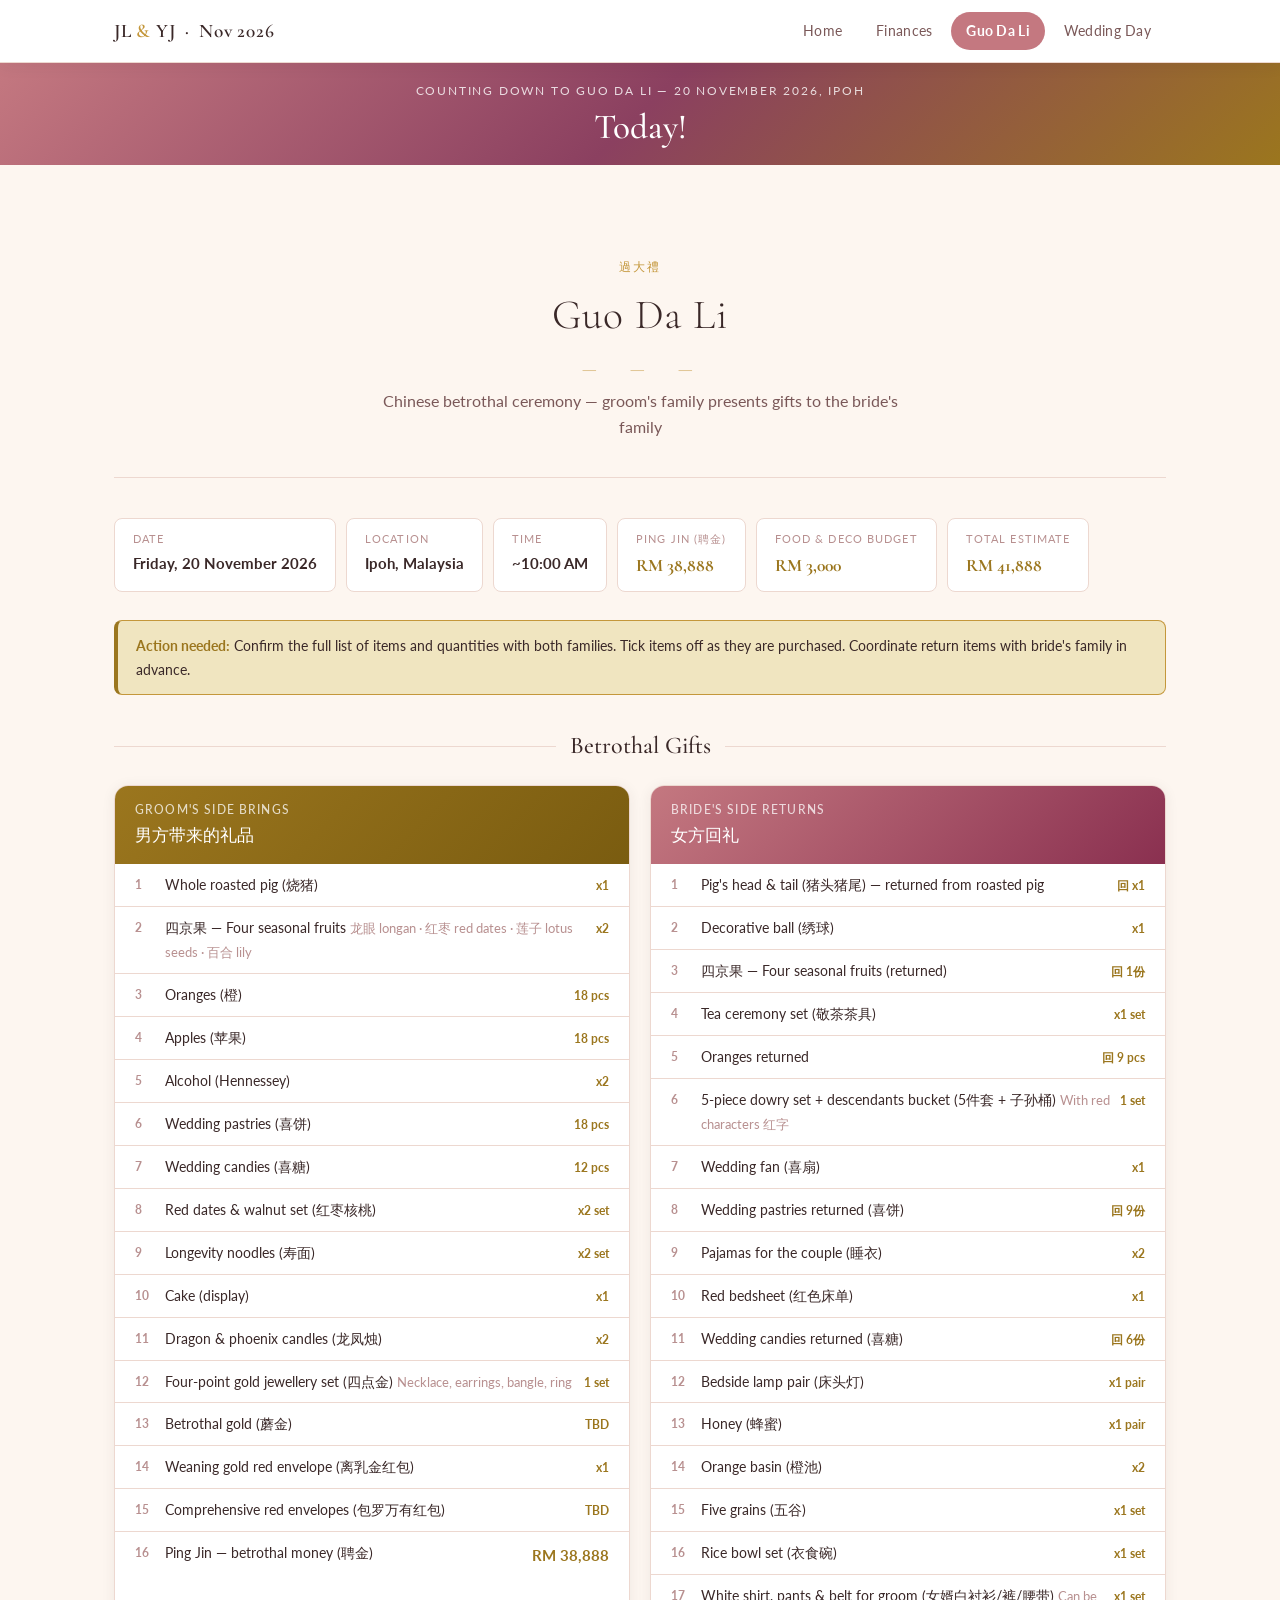
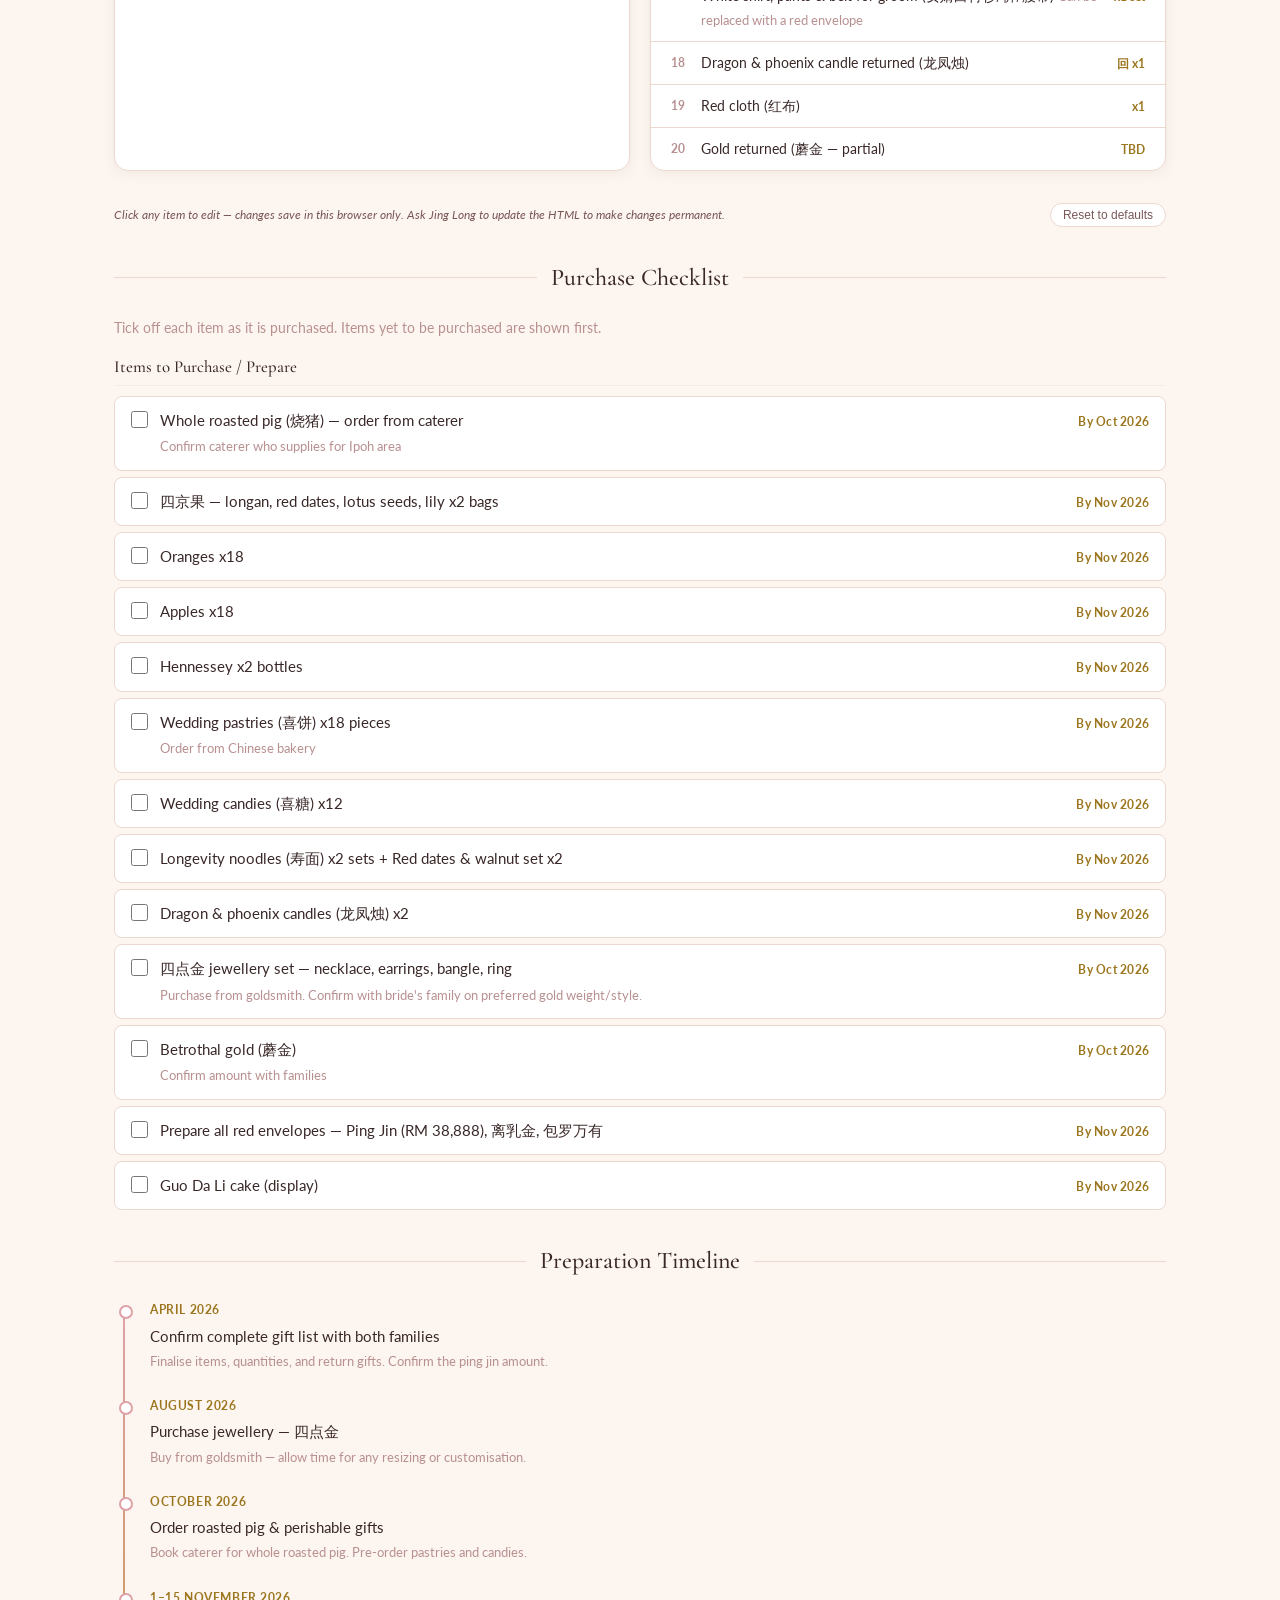
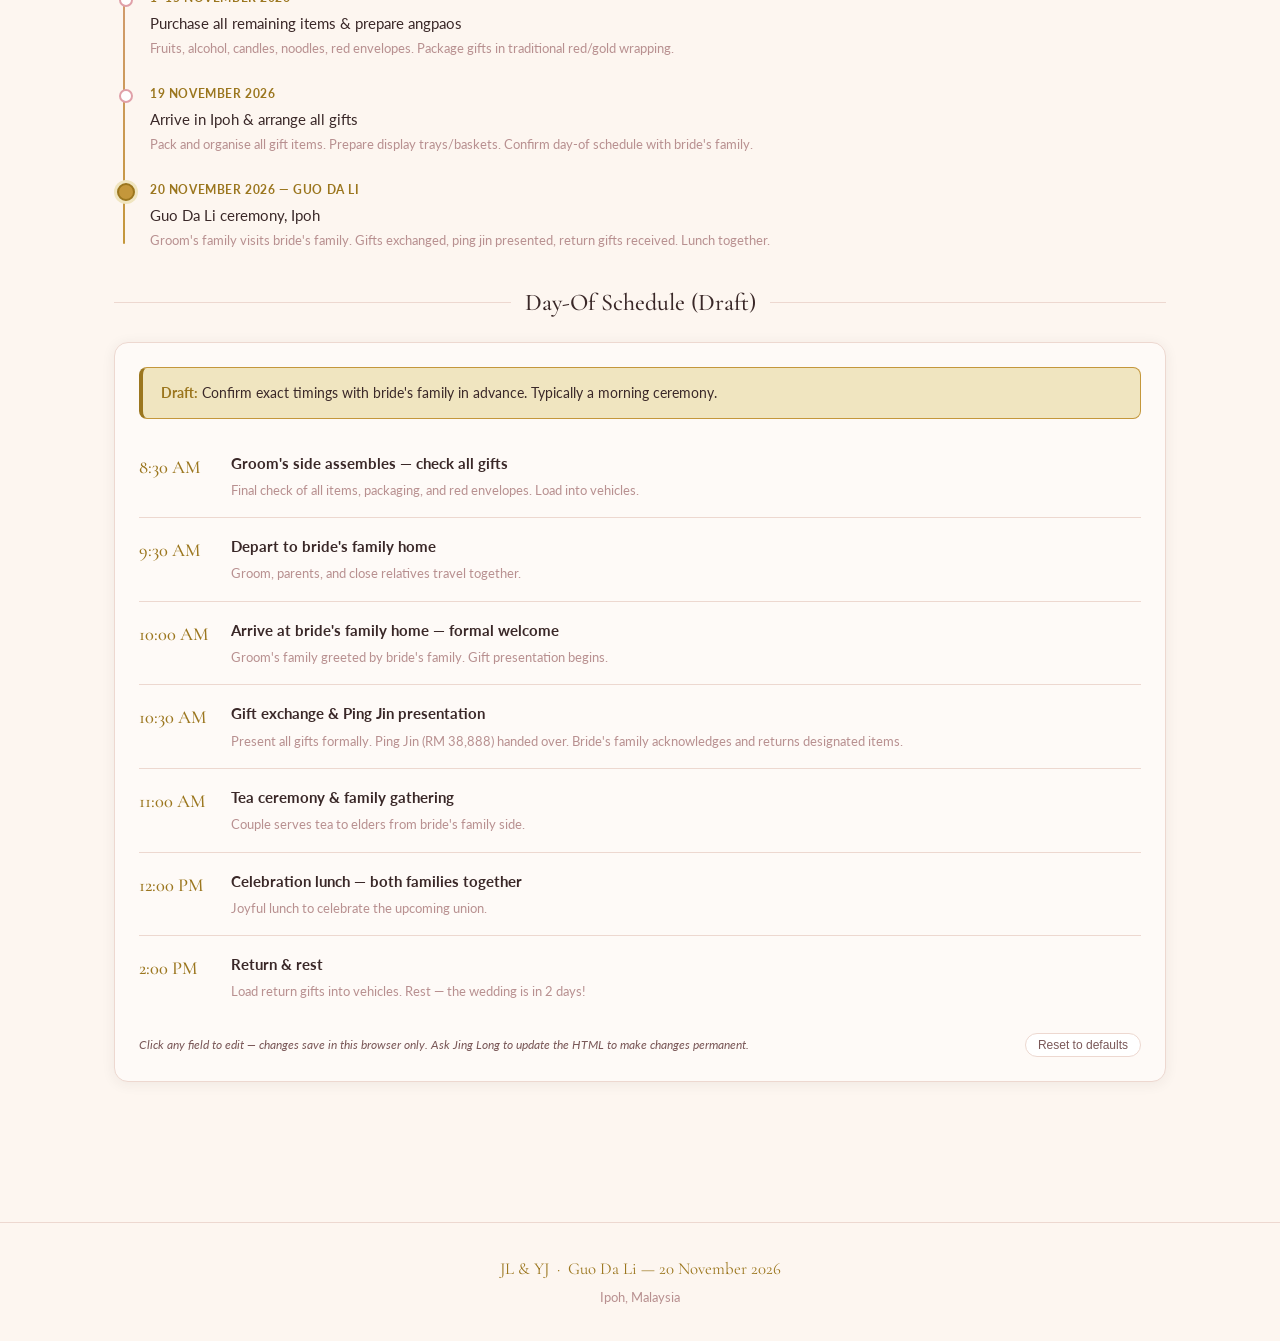
<file: wedding-planning/guodali.html>
<!DOCTYPE html>
<html lang="en">
<head>
  <meta charset="UTF-8">
  <meta name="viewport" content="width=device-width, initial-scale=1.0">
  <title>JL & YJ — Guo Da Li</title>
  <link rel="stylesheet" href="css/styles.css">
</head>
<body>

<nav class="nav">
  <div class="nav-inner">
    <div class="nav-brand">JL <em>&amp;</em> YJ &nbsp;·&nbsp; Nov 2026</div>
    <ul class="nav-links">
      <li><a href="index.html">Home</a></li>
      <li><a href="finances.html">Finances</a></li>
      <li><a href="guodali.html" class="active">Guo Da Li</a></li>
      <li><a href="wedding.html">Wedding Day</a></li>
    </ul>
    <button class="nav-toggle" aria-label="Menu">
      <span></span><span></span><span></span>
    </button>
  </div>
</nav>

<!-- Countdown to Guo Da Li -->
<div class="countdown-banner">
  <div class="label">Counting down to Guo Da Li — 20 November 2026, Ipoh</div>
  <div class="countdown-items" id="countdown-gdl">
    <div class="countdown-item"><span class="num">—</span><span class="unit">Days</span></div>
  </div>
</div>

<div class="page-container">

  <header class="page-header">
    <p class="eyebrow">過大禮</p>
    <h1>Guo Da Li</h1>
    <span class="ornament">— &nbsp; — &nbsp; —</span>
    <p>Chinese betrothal ceremony — groom's family presents gifts to the bride's family</p>
  </header>

  <!-- Key info chips -->
  <div class="info-chips">
    <div class="info-chip">
      <span class="chip-label">Date</span>
      <span class="chip-value">Friday, 20 November 2026</span>
    </div>
    <div class="info-chip">
      <span class="chip-label">Location</span>
      <span class="chip-value">Ipoh, Malaysia</span>
    </div>
    <div class="info-chip">
      <span class="chip-label">Time</span>
      <span class="chip-value">~10:00 AM</span>
    </div>
    <div class="info-chip">
      <span class="chip-label">Ping Jin (聘金)</span>
      <span class="chip-value gold">RM 38,888</span>
    </div>
    <div class="info-chip">
      <span class="chip-label">Food &amp; Deco Budget</span>
      <span class="chip-value gold">RM 3,000</span>
    </div>
    <div class="info-chip">
      <span class="chip-label">Total Estimate</span>
      <span class="chip-value gold">RM 41,888</span>
    </div>
  </div>

  <div class="notice">
    <strong>Action needed:</strong> Confirm the full list of items and quantities with both families. Tick items off as they are purchased. Coordinate return items with bride's family in advance.
  </div>

  <!-- ── GIFTS GRID ── -->
  <div class="section-divider"><h2>Betrothal Gifts</h2></div>

  <div class="gdl-grid" id="gdl-gifts-grid">

    <!-- Groom's side brings -->
    <div class="gdl-column">
      <div class="gdl-col-header groom-side">
        <small>Groom's Side Brings</small>
        男方带来的礼品
      </div>
      <ul class="gdl-items">
        <li>
          <span class="gdl-item-num">1</span>
          <div class="gdl-item-body">
            <span class="gdl-item-en" contenteditable="true" data-sch-id="gdl-g-1-en">Whole roasted pig (烧猪)</span>
          </div>
          <span class="gdl-item-qty" contenteditable="true" data-sch-id="gdl-g-1-qty">x1</span>
        </li>
        <li>
          <span class="gdl-item-num">2</span>
          <div class="gdl-item-body">
            <span class="gdl-item-en" contenteditable="true" data-sch-id="gdl-g-2-en">四京果 — Four seasonal fruits</span>
            <span class="gdl-item-zh" contenteditable="true" data-sch-id="gdl-g-2-zh">龙眼 longan · 红枣 red dates · 莲子 lotus seeds · 百合 lily</span>
          </div>
          <span class="gdl-item-qty" contenteditable="true" data-sch-id="gdl-g-2-qty">x2</span>
        </li>
        <li>
          <span class="gdl-item-num">3</span>
          <div class="gdl-item-body">
            <span class="gdl-item-en" contenteditable="true" data-sch-id="gdl-g-3-en">Oranges (橙)</span>
          </div>
          <span class="gdl-item-qty" contenteditable="true" data-sch-id="gdl-g-3-qty">18 pcs</span>
        </li>
        <li>
          <span class="gdl-item-num">4</span>
          <div class="gdl-item-body">
            <span class="gdl-item-en" contenteditable="true" data-sch-id="gdl-g-4-en">Apples (苹果)</span>
          </div>
          <span class="gdl-item-qty" contenteditable="true" data-sch-id="gdl-g-4-qty">18 pcs</span>
        </li>
        <li>
          <span class="gdl-item-num">5</span>
          <div class="gdl-item-body">
            <span class="gdl-item-en" contenteditable="true" data-sch-id="gdl-g-5-en">Alcohol (Hennessey)</span>
          </div>
          <span class="gdl-item-qty" contenteditable="true" data-sch-id="gdl-g-5-qty">x2</span>
        </li>
        <li>
          <span class="gdl-item-num">6</span>
          <div class="gdl-item-body">
            <span class="gdl-item-en" contenteditable="true" data-sch-id="gdl-g-6-en">Wedding pastries (喜饼)</span>
          </div>
          <span class="gdl-item-qty" contenteditable="true" data-sch-id="gdl-g-6-qty">18 pcs</span>
        </li>
        <li>
          <span class="gdl-item-num">7</span>
          <div class="gdl-item-body">
            <span class="gdl-item-en" contenteditable="true" data-sch-id="gdl-g-7-en">Wedding candies (喜糖)</span>
          </div>
          <span class="gdl-item-qty" contenteditable="true" data-sch-id="gdl-g-7-qty">12 pcs</span>
        </li>
        <li>
          <span class="gdl-item-num">8</span>
          <div class="gdl-item-body">
            <span class="gdl-item-en" contenteditable="true" data-sch-id="gdl-g-8-en">Red dates &amp; walnut set (红枣核桃)</span>
          </div>
          <span class="gdl-item-qty" contenteditable="true" data-sch-id="gdl-g-8-qty">x2 set</span>
        </li>
        <li>
          <span class="gdl-item-num">9</span>
          <div class="gdl-item-body">
            <span class="gdl-item-en" contenteditable="true" data-sch-id="gdl-g-9-en">Longevity noodles (寿面)</span>
          </div>
          <span class="gdl-item-qty" contenteditable="true" data-sch-id="gdl-g-9-qty">x2 set</span>
        </li>
        <li>
          <span class="gdl-item-num">10</span>
          <div class="gdl-item-body">
            <span class="gdl-item-en" contenteditable="true" data-sch-id="gdl-g-10-en">Cake (display)</span>
          </div>
          <span class="gdl-item-qty" contenteditable="true" data-sch-id="gdl-g-10-qty">x1</span>
        </li>
        <li>
          <span class="gdl-item-num">11</span>
          <div class="gdl-item-body">
            <span class="gdl-item-en" contenteditable="true" data-sch-id="gdl-g-11-en">Dragon &amp; phoenix candles (龙凤烛)</span>
          </div>
          <span class="gdl-item-qty" contenteditable="true" data-sch-id="gdl-g-11-qty">x2</span>
        </li>
        <li>
          <span class="gdl-item-num">12</span>
          <div class="gdl-item-body">
            <span class="gdl-item-en" contenteditable="true" data-sch-id="gdl-g-12-en">Four-point gold jewellery set (四点金)</span>
            <span class="gdl-item-zh" contenteditable="true" data-sch-id="gdl-g-12-zh">Necklace, earrings, bangle, ring</span>
          </div>
          <span class="gdl-item-qty" contenteditable="true" data-sch-id="gdl-g-12-qty">1 set</span>
        </li>
        <li>
          <span class="gdl-item-num">13</span>
          <div class="gdl-item-body">
            <span class="gdl-item-en" contenteditable="true" data-sch-id="gdl-g-13-en">Betrothal gold (蘑金)</span>
          </div>
          <span class="gdl-item-qty" contenteditable="true" data-sch-id="gdl-g-13-qty">TBD</span>
        </li>
        <li>
          <span class="gdl-item-num">14</span>
          <div class="gdl-item-body">
            <span class="gdl-item-en" contenteditable="true" data-sch-id="gdl-g-14-en">Weaning gold red envelope (离乳金红包)</span>
          </div>
          <span class="gdl-item-qty" contenteditable="true" data-sch-id="gdl-g-14-qty">x1</span>
        </li>
        <li>
          <span class="gdl-item-num">15</span>
          <div class="gdl-item-body">
            <span class="gdl-item-en" contenteditable="true" data-sch-id="gdl-g-15-en">Comprehensive red envelopes (包罗万有红包)</span>
          </div>
          <span class="gdl-item-qty" contenteditable="true" data-sch-id="gdl-g-15-qty">TBD</span>
        </li>
        <li>
          <span class="gdl-item-num">16</span>
          <div class="gdl-item-body">
            <span class="gdl-item-en" contenteditable="true" data-sch-id="gdl-g-16-en">Ping Jin — betrothal money (聘金)</span>
          </div>
          <span class="gdl-item-qty" contenteditable="true" data-sch-id="gdl-g-16-qty" style="color:var(--gold-dark);font-size:0.92rem;">RM 38,888</span>
        </li>
      </ul>
    </div>

    <!-- Bride's side returns -->
    <div class="gdl-column">
      <div class="gdl-col-header bride-side">
        <small>Bride's Side Returns</small>
        女方回礼
      </div>
      <ul class="gdl-items">
        <li>
          <span class="gdl-item-num">1</span>
          <div class="gdl-item-body">
            <span class="gdl-item-en" contenteditable="true" data-sch-id="gdl-b-1-en">Pig's head &amp; tail (猪头猪尾) — returned from roasted pig</span>
          </div>
          <span class="gdl-item-qty" contenteditable="true" data-sch-id="gdl-b-1-qty">回 x1</span>
        </li>
        <li>
          <span class="gdl-item-num">2</span>
          <div class="gdl-item-body">
            <span class="gdl-item-en" contenteditable="true" data-sch-id="gdl-b-2-en">Decorative ball (绣球)</span>
          </div>
          <span class="gdl-item-qty" contenteditable="true" data-sch-id="gdl-b-2-qty">x1</span>
        </li>
        <li>
          <span class="gdl-item-num">3</span>
          <div class="gdl-item-body">
            <span class="gdl-item-en" contenteditable="true" data-sch-id="gdl-b-3-en">四京果 — Four seasonal fruits (returned)</span>
          </div>
          <span class="gdl-item-qty" contenteditable="true" data-sch-id="gdl-b-3-qty">回 1份</span>
        </li>
        <li>
          <span class="gdl-item-num">4</span>
          <div class="gdl-item-body">
            <span class="gdl-item-en" contenteditable="true" data-sch-id="gdl-b-4-en">Tea ceremony set (敬茶茶具)</span>
          </div>
          <span class="gdl-item-qty" contenteditable="true" data-sch-id="gdl-b-4-qty">x1 set</span>
        </li>
        <li>
          <span class="gdl-item-num">5</span>
          <div class="gdl-item-body">
            <span class="gdl-item-en" contenteditable="true" data-sch-id="gdl-b-5-en">Oranges returned</span>
          </div>
          <span class="gdl-item-qty" contenteditable="true" data-sch-id="gdl-b-5-qty">回 9 pcs</span>
        </li>
        <li>
          <span class="gdl-item-num">6</span>
          <div class="gdl-item-body">
            <span class="gdl-item-en" contenteditable="true" data-sch-id="gdl-b-6-en">5-piece dowry set + descendants bucket (5件套 + 子孙桶)</span>
            <span class="gdl-item-zh" contenteditable="true" data-sch-id="gdl-b-6-zh">With red characters 红字</span>
          </div>
          <span class="gdl-item-qty" contenteditable="true" data-sch-id="gdl-b-6-qty">1 set</span>
        </li>
        <li>
          <span class="gdl-item-num">7</span>
          <div class="gdl-item-body">
            <span class="gdl-item-en" contenteditable="true" data-sch-id="gdl-b-7-en">Wedding fan (喜扇)</span>
          </div>
          <span class="gdl-item-qty" contenteditable="true" data-sch-id="gdl-b-7-qty">x1</span>
        </li>
        <li>
          <span class="gdl-item-num">8</span>
          <div class="gdl-item-body">
            <span class="gdl-item-en" contenteditable="true" data-sch-id="gdl-b-8-en">Wedding pastries returned (喜饼)</span>
          </div>
          <span class="gdl-item-qty" contenteditable="true" data-sch-id="gdl-b-8-qty">回 9份</span>
        </li>
        <li>
          <span class="gdl-item-num">9</span>
          <div class="gdl-item-body">
            <span class="gdl-item-en" contenteditable="true" data-sch-id="gdl-b-9-en">Pajamas for the couple (睡衣)</span>
          </div>
          <span class="gdl-item-qty" contenteditable="true" data-sch-id="gdl-b-9-qty">x2</span>
        </li>
        <li>
          <span class="gdl-item-num">10</span>
          <div class="gdl-item-body">
            <span class="gdl-item-en" contenteditable="true" data-sch-id="gdl-b-10-en">Red bedsheet (红色床单)</span>
          </div>
          <span class="gdl-item-qty" contenteditable="true" data-sch-id="gdl-b-10-qty">x1</span>
        </li>
        <li>
          <span class="gdl-item-num">11</span>
          <div class="gdl-item-body">
            <span class="gdl-item-en" contenteditable="true" data-sch-id="gdl-b-11-en">Wedding candies returned (喜糖)</span>
          </div>
          <span class="gdl-item-qty" contenteditable="true" data-sch-id="gdl-b-11-qty">回 6份</span>
        </li>
        <li>
          <span class="gdl-item-num">12</span>
          <div class="gdl-item-body">
            <span class="gdl-item-en" contenteditable="true" data-sch-id="gdl-b-12-en">Bedside lamp pair (床头灯)</span>
          </div>
          <span class="gdl-item-qty" contenteditable="true" data-sch-id="gdl-b-12-qty">x1 pair</span>
        </li>
        <li>
          <span class="gdl-item-num">13</span>
          <div class="gdl-item-body">
            <span class="gdl-item-en" contenteditable="true" data-sch-id="gdl-b-13-en">Honey (蜂蜜)</span>
          </div>
          <span class="gdl-item-qty" contenteditable="true" data-sch-id="gdl-b-13-qty">x1 pair</span>
        </li>
        <li>
          <span class="gdl-item-num">14</span>
          <div class="gdl-item-body">
            <span class="gdl-item-en" contenteditable="true" data-sch-id="gdl-b-14-en">Orange basin (橙池)</span>
          </div>
          <span class="gdl-item-qty" contenteditable="true" data-sch-id="gdl-b-14-qty">x2</span>
        </li>
        <li>
          <span class="gdl-item-num">15</span>
          <div class="gdl-item-body">
            <span class="gdl-item-en" contenteditable="true" data-sch-id="gdl-b-15-en">Five grains (五谷)</span>
          </div>
          <span class="gdl-item-qty" contenteditable="true" data-sch-id="gdl-b-15-qty">x1 set</span>
        </li>
        <li>
          <span class="gdl-item-num">16</span>
          <div class="gdl-item-body">
            <span class="gdl-item-en" contenteditable="true" data-sch-id="gdl-b-16-en">Rice bowl set (衣食碗)</span>
          </div>
          <span class="gdl-item-qty" contenteditable="true" data-sch-id="gdl-b-16-qty">x1 set</span>
        </li>
        <li>
          <span class="gdl-item-num">17</span>
          <div class="gdl-item-body">
            <span class="gdl-item-en" contenteditable="true" data-sch-id="gdl-b-17-en">White shirt, pants &amp; belt for groom (女婿白衬衫/裤/腰带)</span>
            <span class="gdl-item-zh" contenteditable="true" data-sch-id="gdl-b-17-zh">Can be replaced with a red envelope</span>
          </div>
          <span class="gdl-item-qty" contenteditable="true" data-sch-id="gdl-b-17-qty">x1 set</span>
        </li>
        <li>
          <span class="gdl-item-num">18</span>
          <div class="gdl-item-body">
            <span class="gdl-item-en" contenteditable="true" data-sch-id="gdl-b-18-en">Dragon &amp; phoenix candle returned (龙凤烛)</span>
          </div>
          <span class="gdl-item-qty" contenteditable="true" data-sch-id="gdl-b-18-qty">回 x1</span>
        </li>
        <li>
          <span class="gdl-item-num">19</span>
          <div class="gdl-item-body">
            <span class="gdl-item-en" contenteditable="true" data-sch-id="gdl-b-19-en">Red cloth (红布)</span>
          </div>
          <span class="gdl-item-qty" contenteditable="true" data-sch-id="gdl-b-19-qty">x1</span>
        </li>
        <li>
          <span class="gdl-item-num">20</span>
          <div class="gdl-item-body">
            <span class="gdl-item-en" contenteditable="true" data-sch-id="gdl-b-20-en">Gold returned (蘑金 — partial)</span>
          </div>
          <span class="gdl-item-qty" contenteditable="true" data-sch-id="gdl-b-20-qty">TBD</span>
        </li>
      </ul>
    </div>
  </div><!-- /gdl-grid -->
  <div style="margin-top:8px;display:flex;justify-content:space-between;align-items:center;flex-wrap:wrap;gap:8px;">
    <p class="edit-note">Click any item to edit — changes save in this browser only. Ask Jing Long to update the HTML to make changes permanent.</p>
    <button onclick="resetSchedule('gdl-gifts-grid')" style="font-size:0.75rem;padding:4px 12px;border:1px solid var(--border);border-radius:99px;background:white;color:var(--medium);cursor:pointer;flex-shrink:0;">Reset to defaults</button>
  </div>

  <!-- ── PURCHASE CHECKLIST ── -->
  <div class="section-divider"><h2>Purchase Checklist</h2></div>
  <p class="text-muted mb-16">Tick off each item as it is purchased. Items yet to be purchased are shown first.</p>

  <div class="checklist-group">
    <div class="checklist-group-header">
      <h3>Items to Purchase / Prepare</h3>
    </div>
    <ul class="checklist">
      <li><input type="checkbox" id="gdl-buy-pig"><div class="item-body"><span class="item-label">Whole roasted pig (烧猪) — order from caterer</span><span class="item-detail">Confirm caterer who supplies for Ipoh area</span></div><span class="item-due">By Oct 2026</span></li>
      <li><input type="checkbox" id="gdl-buy-jing"><div class="item-body"><span class="item-label">四京果 — longan, red dates, lotus seeds, lily x2 bags</span></div><span class="item-due">By Nov 2026</span></li>
      <li><input type="checkbox" id="gdl-buy-oranges"><div class="item-body"><span class="item-label">Oranges x18</span></div><span class="item-due">By Nov 2026</span></li>
      <li><input type="checkbox" id="gdl-buy-apples"><div class="item-body"><span class="item-label">Apples x18</span></div><span class="item-due">By Nov 2026</span></li>
      <li><input type="checkbox" id="gdl-buy-hennessey"><div class="item-body"><span class="item-label">Hennessey x2 bottles</span></div><span class="item-due">By Nov 2026</span></li>
      <li><input type="checkbox" id="gdl-buy-pastries"><div class="item-body"><span class="item-label">Wedding pastries (喜饼) x18 pieces</span><span class="item-detail">Order from Chinese bakery</span></div><span class="item-due">By Nov 2026</span></li>
      <li><input type="checkbox" id="gdl-buy-candies"><div class="item-body"><span class="item-label">Wedding candies (喜糖) x12</span></div><span class="item-due">By Nov 2026</span></li>
      <li><input type="checkbox" id="gdl-buy-noodles"><div class="item-body"><span class="item-label">Longevity noodles (寿面) x2 sets + Red dates &amp; walnut set x2</span></div><span class="item-due">By Nov 2026</span></li>
      <li><input type="checkbox" id="gdl-buy-candles"><div class="item-body"><span class="item-label">Dragon &amp; phoenix candles (龙凤烛) x2</span></div><span class="item-due">By Nov 2026</span></li>
      <li><input type="checkbox" id="gdl-buy-4ptgold"><div class="item-body"><span class="item-label">四点金 jewellery set — necklace, earrings, bangle, ring</span><span class="item-detail">Purchase from goldsmith. Confirm with bride's family on preferred gold weight/style.</span></div><span class="item-due">By Oct 2026</span></li>
      <li><input type="checkbox" id="gdl-buy-mogold"><div class="item-body"><span class="item-label">Betrothal gold (蘑金)</span><span class="item-detail">Confirm amount with families</span></div><span class="item-due">By Oct 2026</span></li>
      <li><input type="checkbox" id="gdl-buy-angpao"><div class="item-body"><span class="item-label">Prepare all red envelopes — Ping Jin (RM 38,888), 离乳金, 包罗万有</span></div><span class="item-due">By Nov 2026</span></li>
      <li><input type="checkbox" id="gdl-buy-cake"><div class="item-body"><span class="item-label">Guo Da Li cake (display)</span></div><span class="item-due">By Nov 2026</span></li>
    </ul>
  </div>

  <!-- ── PREPARATION TIMELINE ── -->
  <div class="section-divider"><h2>Preparation Timeline</h2></div>

  <div class="timeline">
    <div class="timeline-item">
      <div class="timeline-dot"></div>
      <div class="timeline-date">April 2026</div>
      <div class="timeline-title">Confirm complete gift list with both families</div>
      <div class="timeline-detail">Finalise items, quantities, and return gifts. Confirm the ping jin amount.</div>
    </div>
    <div class="timeline-item">
      <div class="timeline-dot"></div>
      <div class="timeline-date">August 2026</div>
      <div class="timeline-title">Purchase jewellery — 四点金</div>
      <div class="timeline-detail">Buy from goldsmith — allow time for any resizing or customisation.</div>
    </div>
    <div class="timeline-item">
      <div class="timeline-dot"></div>
      <div class="timeline-date">October 2026</div>
      <div class="timeline-title">Order roasted pig &amp; perishable gifts</div>
      <div class="timeline-detail">Book caterer for whole roasted pig. Pre-order pastries and candies.</div>
    </div>
    <div class="timeline-item">
      <div class="timeline-dot"></div>
      <div class="timeline-date">1–15 November 2026</div>
      <div class="timeline-title">Purchase all remaining items &amp; prepare angpaos</div>
      <div class="timeline-detail">Fruits, alcohol, candles, noodles, red envelopes. Package gifts in traditional red/gold wrapping.</div>
    </div>
    <div class="timeline-item">
      <div class="timeline-dot"></div>
      <div class="timeline-date">19 November 2026</div>
      <div class="timeline-title">Arrive in Ipoh &amp; arrange all gifts</div>
      <div class="timeline-detail">Pack and organise all gift items. Prepare display trays/baskets. Confirm day-of schedule with bride's family.</div>
    </div>
    <div class="timeline-item">
      <div class="timeline-dot key"></div>
      <div class="timeline-date">20 November 2026 — GUO DA LI</div>
      <div class="timeline-title">Guo Da Li ceremony, Ipoh</div>
      <div class="timeline-detail">Groom's family visits bride's family. Gifts exchanged, ping jin presented, return gifts received. Lunch together.</div>
    </div>
  </div>

  <!-- ── DAY-OF SCHEDULE ── -->
  <div class="section-divider"><h2>Day-Of Schedule (Draft)</h2></div>

  <div class="card">
    <div class="notice" style="margin-bottom:16px;">
      <strong>Draft:</strong> Confirm exact timings with bride's family in advance. Typically a morning ceremony.
    </div>
    <ul class="schedule-list" id="gdl-schedule">
      <li class="schedule-item">
        <div class="schedule-time" contenteditable="true" data-sch-id="gdl-sch-0-time">8:30 AM</div>
        <div class="schedule-content">
          <div class="schedule-event" contenteditable="true" data-sch-id="gdl-sch-0-event">Groom's side assembles — check all gifts</div>
          <div class="schedule-note" contenteditable="true" data-sch-id="gdl-sch-0-note">Final check of all items, packaging, and red envelopes. Load into vehicles.</div>
        </div>
      </li>
      <li class="schedule-item">
        <div class="schedule-time" contenteditable="true" data-sch-id="gdl-sch-1-time">9:30 AM</div>
        <div class="schedule-content">
          <div class="schedule-event" contenteditable="true" data-sch-id="gdl-sch-1-event">Depart to bride's family home</div>
          <div class="schedule-note" contenteditable="true" data-sch-id="gdl-sch-1-note">Groom, parents, and close relatives travel together.</div>
        </div>
      </li>
      <li class="schedule-item">
        <div class="schedule-time" contenteditable="true" data-sch-id="gdl-sch-2-time">10:00 AM</div>
        <div class="schedule-content">
          <div class="schedule-event" contenteditable="true" data-sch-id="gdl-sch-2-event">Arrive at bride's family home — formal welcome</div>
          <div class="schedule-note" contenteditable="true" data-sch-id="gdl-sch-2-note">Groom's family greeted by bride's family. Gift presentation begins.</div>
        </div>
      </li>
      <li class="schedule-item">
        <div class="schedule-time" contenteditable="true" data-sch-id="gdl-sch-3-time">10:30 AM</div>
        <div class="schedule-content">
          <div class="schedule-event" contenteditable="true" data-sch-id="gdl-sch-3-event">Gift exchange &amp; Ping Jin presentation</div>
          <div class="schedule-note" contenteditable="true" data-sch-id="gdl-sch-3-note">Present all gifts formally. Ping Jin (RM 38,888) handed over. Bride's family acknowledges and returns designated items.</div>
        </div>
      </li>
      <li class="schedule-item">
        <div class="schedule-time" contenteditable="true" data-sch-id="gdl-sch-4-time">11:00 AM</div>
        <div class="schedule-content">
          <div class="schedule-event" contenteditable="true" data-sch-id="gdl-sch-4-event">Tea ceremony &amp; family gathering</div>
          <div class="schedule-note" contenteditable="true" data-sch-id="gdl-sch-4-note">Couple serves tea to elders from bride's family side.</div>
        </div>
      </li>
      <li class="schedule-item">
        <div class="schedule-time" contenteditable="true" data-sch-id="gdl-sch-5-time">12:00 PM</div>
        <div class="schedule-content">
          <div class="schedule-event" contenteditable="true" data-sch-id="gdl-sch-5-event">Celebration lunch — both families together</div>
          <div class="schedule-note" contenteditable="true" data-sch-id="gdl-sch-5-note">Joyful lunch to celebrate the upcoming union.</div>
        </div>
      </li>
      <li class="schedule-item">
        <div class="schedule-time" contenteditable="true" data-sch-id="gdl-sch-6-time">2:00 PM</div>
        <div class="schedule-content">
          <div class="schedule-event" contenteditable="true" data-sch-id="gdl-sch-6-event">Return &amp; rest</div>
          <div class="schedule-note" contenteditable="true" data-sch-id="gdl-sch-6-note">Load return gifts into vehicles. Rest — the wedding is in 2 days!</div>
        </div>
      </li>
    </ul>
    <div style="margin-top:14px;display:flex;justify-content:space-between;align-items:center;flex-wrap:wrap;gap:8px;">
      <p class="edit-note">Click any field to edit — changes save in this browser only. Ask Jing Long to update the HTML to make changes permanent.</p>
      <button onclick="resetSchedule('gdl-schedule')" style="font-size:0.75rem;padding:4px 12px;border:1px solid var(--border);border-radius:99px;background:white;color:var(--medium);cursor:pointer;flex-shrink:0;">Reset to defaults</button>
    </div>
  </div>

</div><!-- /page-container -->

<footer class="footer">
  <span class="footer-date">JL &amp; YJ &nbsp;·&nbsp; Guo Da Li — 20 November 2026</span>
  <span>Ipoh, Malaysia</span>
</footer>

<script src="js/main.js"></script>
</body>
</html>
</file>
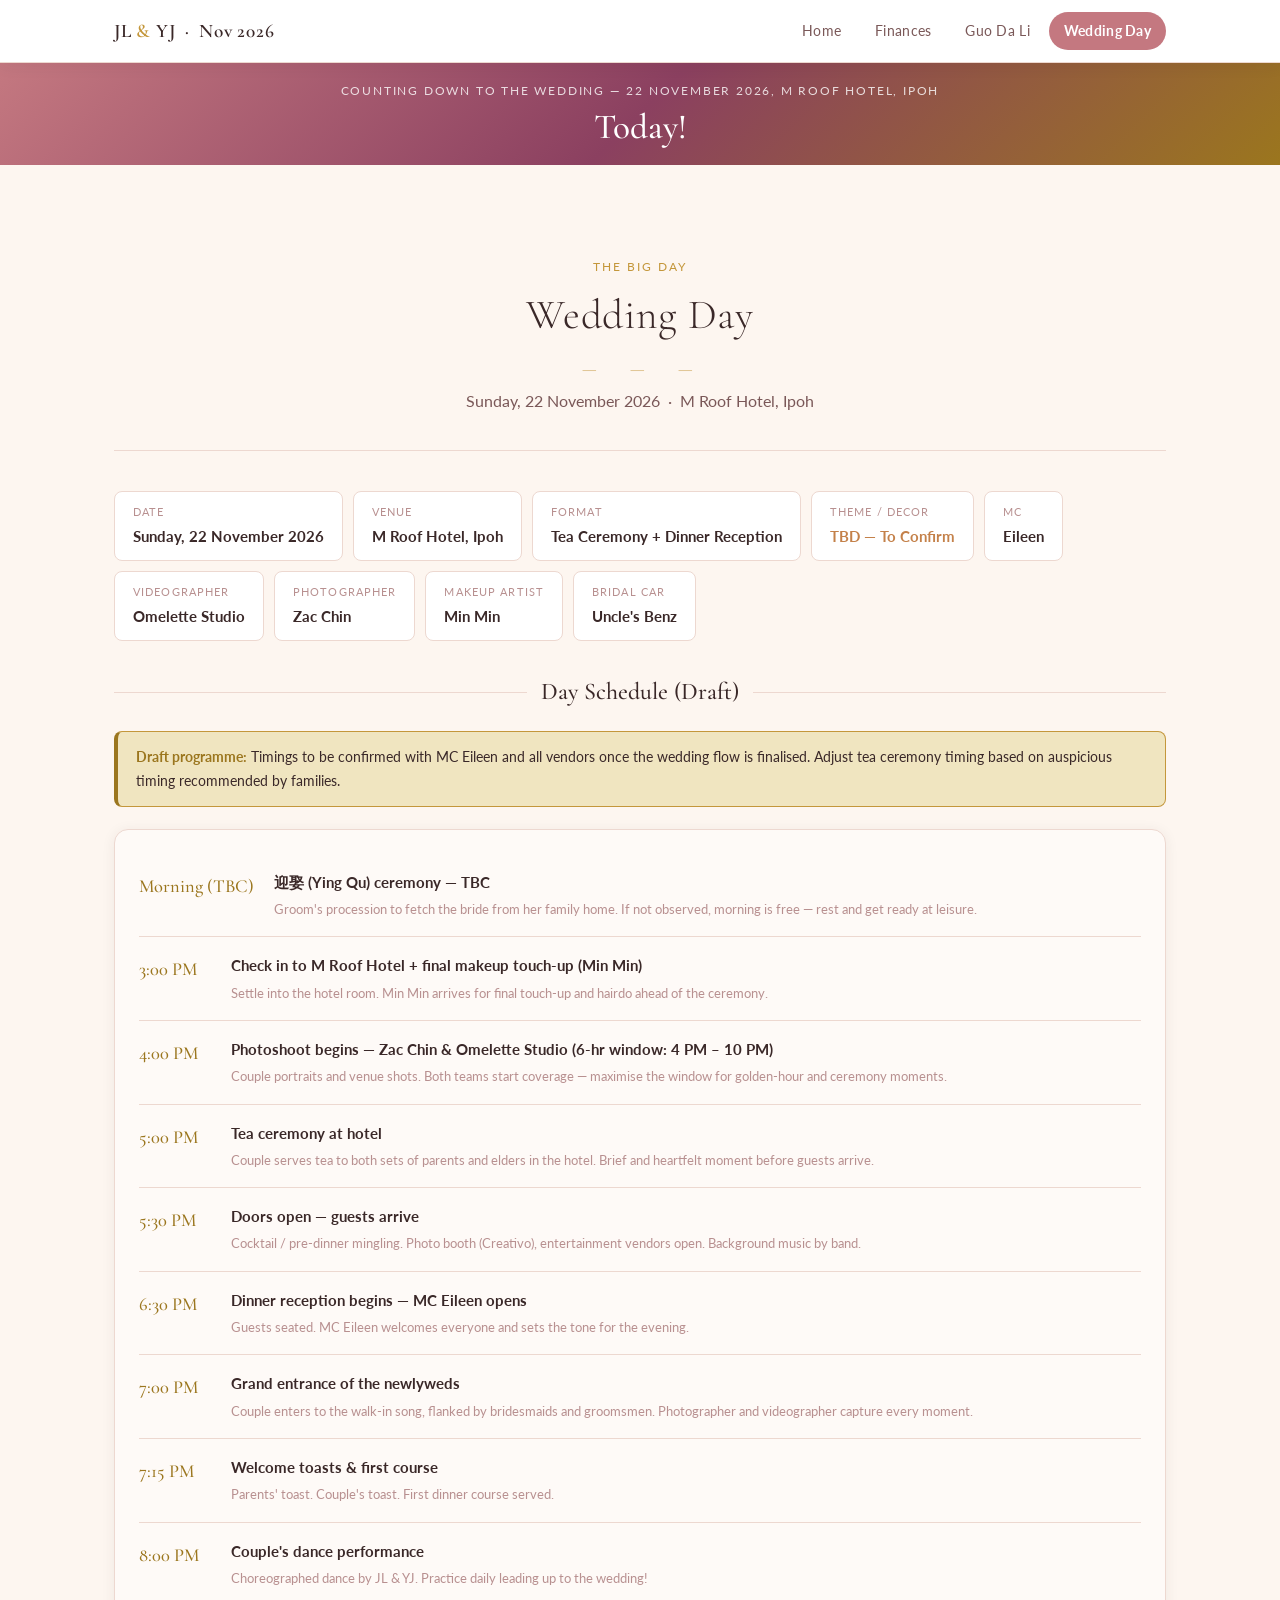
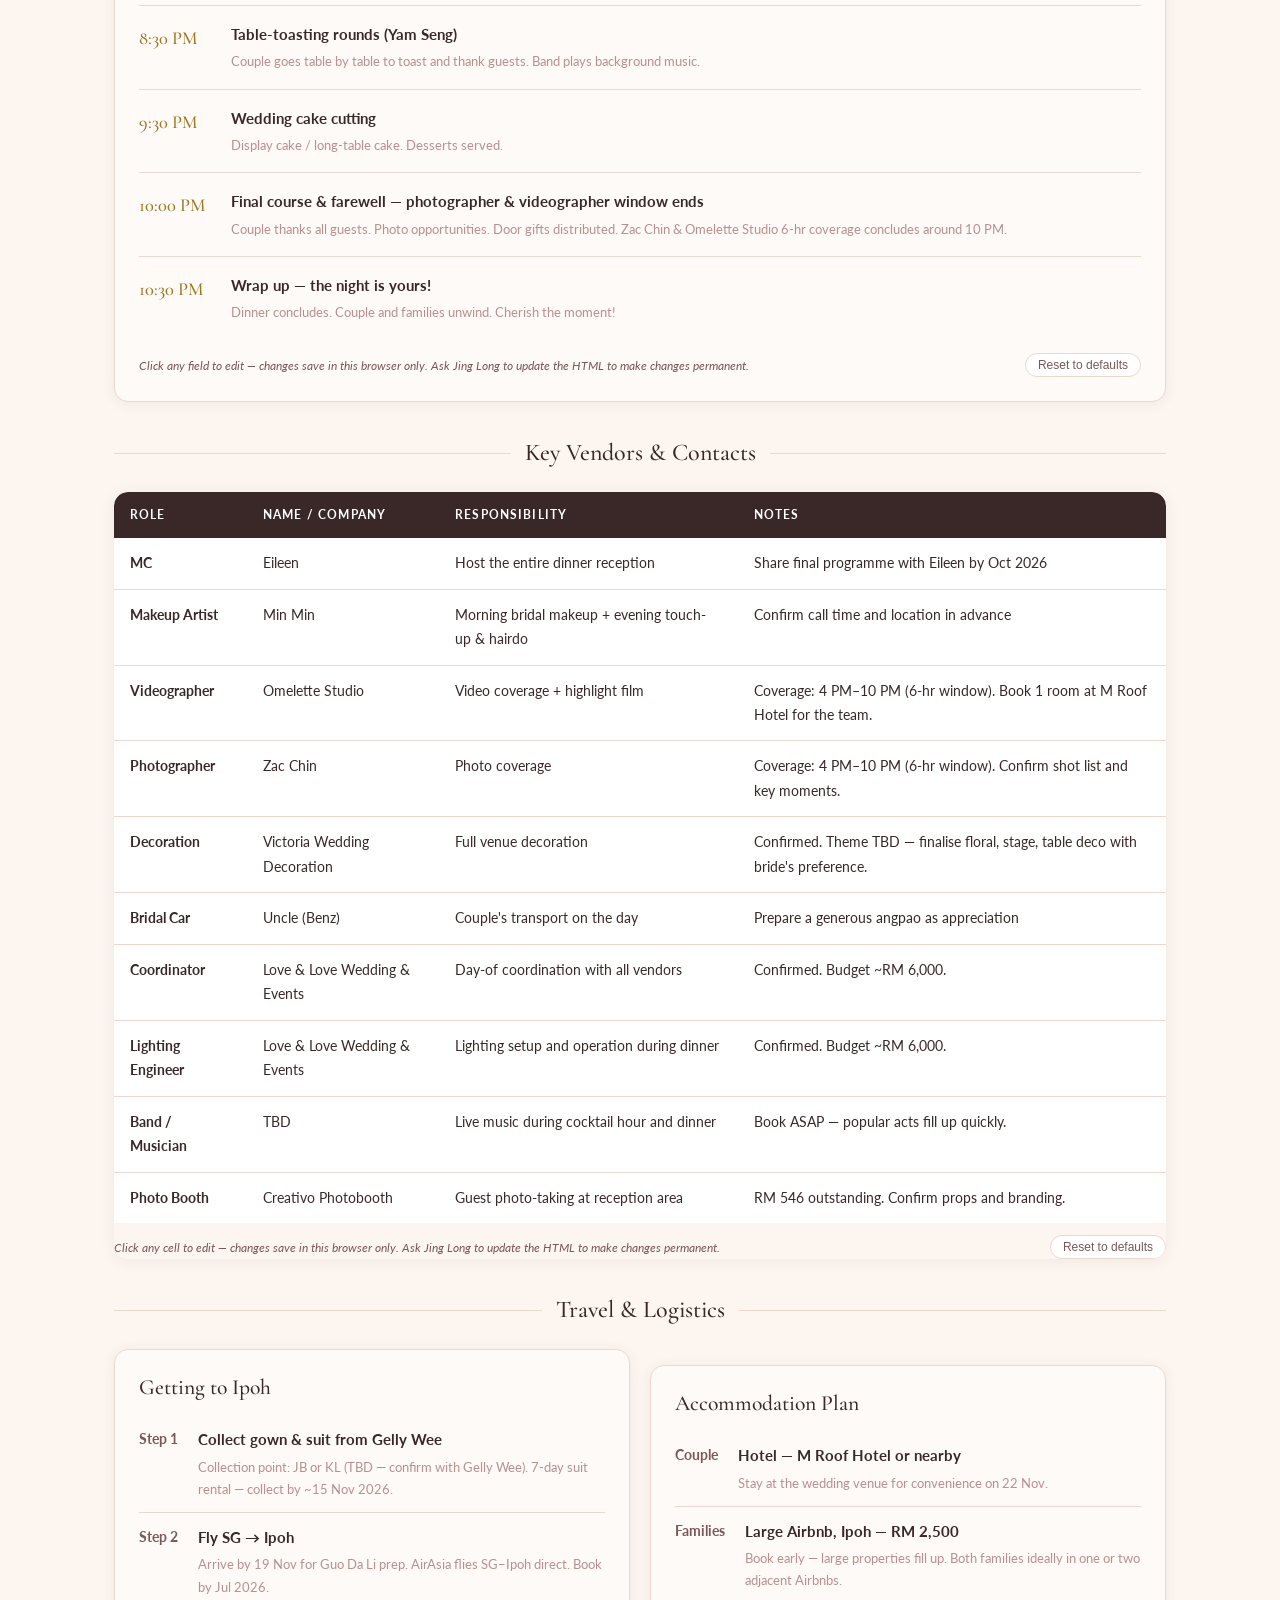
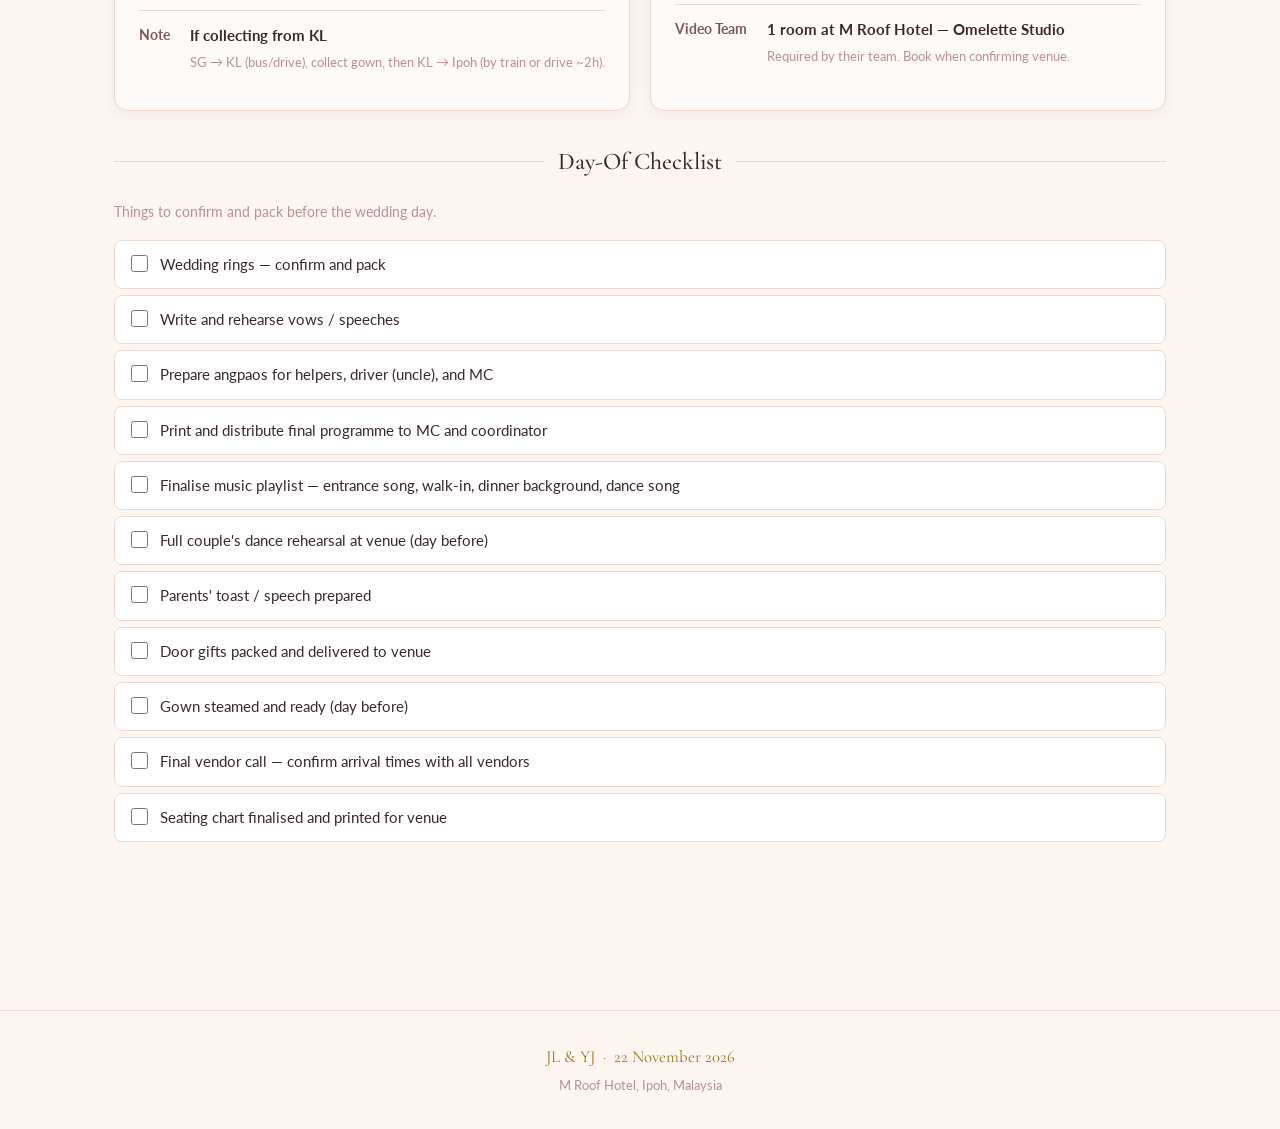
<file: wedding-planning/wedding.html>
<!DOCTYPE html>
<html lang="en">
<head>
  <meta charset="UTF-8">
  <meta name="viewport" content="width=device-width, initial-scale=1.0">
  <title>JL & YJ — Wedding Day</title>
  <link rel="stylesheet" href="css/styles.css">
</head>
<body>

<nav class="nav">
  <div class="nav-inner">
    <div class="nav-brand">JL <em>&amp;</em> YJ &nbsp;·&nbsp; Nov 2026</div>
    <ul class="nav-links">
      <li><a href="index.html">Home</a></li>
      <li><a href="finances.html">Finances</a></li>
      <li><a href="guodali.html">Guo Da Li</a></li>
      <li><a href="wedding.html" class="active">Wedding Day</a></li>
    </ul>
    <button class="nav-toggle" aria-label="Menu">
      <span></span><span></span><span></span>
    </button>
  </div>
</nav>

<!-- Countdown to Wedding -->
<div class="countdown-banner">
  <div class="label">Counting down to the Wedding — 22 November 2026, M Roof Hotel, Ipoh</div>
  <div class="countdown-items" id="countdown-wedding">
    <div class="countdown-item"><span class="num">—</span><span class="unit">Days</span></div>
  </div>
</div>

<div class="page-container">

  <header class="page-header">
    <p class="eyebrow">The Big Day</p>
    <h1>Wedding Day</h1>
    <span class="ornament">— &nbsp; — &nbsp; —</span>
    <p>Sunday, 22 November 2026 &nbsp;·&nbsp; M Roof Hotel, Ipoh</p>
  </header>

  <!-- Key info chips -->
  <div class="info-chips">
    <div class="info-chip">
      <span class="chip-label">Date</span>
      <span class="chip-value">Sunday, 22 November 2026</span>
    </div>
    <div class="info-chip">
      <span class="chip-label">Venue</span>
      <span class="chip-value">M Roof Hotel, Ipoh</span>
    </div>
    <div class="info-chip">
      <span class="chip-label">Format</span>
      <span class="chip-value">Tea Ceremony + Dinner Reception</span>
    </div>
    <div class="info-chip">
      <span class="chip-label">Theme / Decor</span>
      <span class="chip-value" style="color:var(--warning);">TBD — To Confirm</span>
    </div>
    <div class="info-chip">
      <span class="chip-label">MC</span>
      <span class="chip-value">Eileen</span>
    </div>
    <div class="info-chip">
      <span class="chip-label">Videographer</span>
      <span class="chip-value">Omelette Studio</span>
    </div>
    <div class="info-chip">
      <span class="chip-label">Photographer</span>
      <span class="chip-value">Zac Chin</span>
    </div>
    <div class="info-chip">
      <span class="chip-label">Makeup Artist</span>
      <span class="chip-value">Min Min</span>
    </div>
    <div class="info-chip">
      <span class="chip-label">Bridal Car</span>
      <span class="chip-value">Uncle's Benz</span>
    </div>
  </div>

  <!-- ── DAY SCHEDULE ── -->
  <div class="section-divider"><h2>Day Schedule (Draft)</h2></div>

  <div class="notice">
    <strong>Draft programme:</strong> Timings to be confirmed with MC Eileen and all vendors once the wedding flow is finalised. Adjust tea ceremony timing based on auspicious timing recommended by families.
  </div>

  <div class="card">
    <ul class="schedule-list" id="wedding-schedule">
      <li class="schedule-item">
        <div class="schedule-time" contenteditable="true" data-sch-id="wed-sch-0-time">Morning (TBC)</div>
        <div class="schedule-content">
          <div class="schedule-event" contenteditable="true" data-sch-id="wed-sch-0-event">迎娶 (Ying Qu) ceremony — TBC</div>
          <div class="schedule-note" contenteditable="true" data-sch-id="wed-sch-0-note">Groom's procession to fetch the bride from her family home. If not observed, morning is free — rest and get ready at leisure.</div>
        </div>
      </li>
      <li class="schedule-item">
        <div class="schedule-time" contenteditable="true" data-sch-id="wed-sch-1-time">3:00 PM</div>
        <div class="schedule-content">
          <div class="schedule-event" contenteditable="true" data-sch-id="wed-sch-1-event">Check in to M Roof Hotel + final makeup touch-up (Min Min)</div>
          <div class="schedule-note" contenteditable="true" data-sch-id="wed-sch-1-note">Settle into the hotel room. Min Min arrives for final touch-up and hairdo ahead of the ceremony.</div>
        </div>
      </li>
      <li class="schedule-item">
        <div class="schedule-time" contenteditable="true" data-sch-id="wed-sch-2-time">4:00 PM</div>
        <div class="schedule-content">
          <div class="schedule-event" contenteditable="true" data-sch-id="wed-sch-2-event">Photoshoot begins — Zac Chin &amp; Omelette Studio (6-hr window: 4 PM – 10 PM)</div>
          <div class="schedule-note" contenteditable="true" data-sch-id="wed-sch-2-note">Couple portraits and venue shots. Both teams start coverage — maximise the window for golden-hour and ceremony moments.</div>
        </div>
      </li>
      <li class="schedule-item">
        <div class="schedule-time" contenteditable="true" data-sch-id="wed-sch-3-time">5:00 PM</div>
        <div class="schedule-content">
          <div class="schedule-event" contenteditable="true" data-sch-id="wed-sch-3-event">Tea ceremony at hotel</div>
          <div class="schedule-note" contenteditable="true" data-sch-id="wed-sch-3-note">Couple serves tea to both sets of parents and elders in the hotel. Brief and heartfelt moment before guests arrive.</div>
        </div>
      </li>
      <li class="schedule-item">
        <div class="schedule-time" contenteditable="true" data-sch-id="wed-sch-4-time">5:30 PM</div>
        <div class="schedule-content">
          <div class="schedule-event" contenteditable="true" data-sch-id="wed-sch-4-event">Doors open — guests arrive</div>
          <div class="schedule-note" contenteditable="true" data-sch-id="wed-sch-4-note">Cocktail / pre-dinner mingling. Photo booth (Creativo), entertainment vendors open. Background music by band.</div>
        </div>
      </li>
      <li class="schedule-item">
        <div class="schedule-time" contenteditable="true" data-sch-id="wed-sch-5-time">6:30 PM</div>
        <div class="schedule-content">
          <div class="schedule-event" contenteditable="true" data-sch-id="wed-sch-5-event">Dinner reception begins — MC Eileen opens</div>
          <div class="schedule-note" contenteditable="true" data-sch-id="wed-sch-5-note">Guests seated. MC Eileen welcomes everyone and sets the tone for the evening.</div>
        </div>
      </li>
      <li class="schedule-item">
        <div class="schedule-time" contenteditable="true" data-sch-id="wed-sch-6-time">7:00 PM</div>
        <div class="schedule-content">
          <div class="schedule-event" contenteditable="true" data-sch-id="wed-sch-6-event">Grand entrance of the newlyweds</div>
          <div class="schedule-note" contenteditable="true" data-sch-id="wed-sch-6-note">Couple enters to the walk-in song, flanked by bridesmaids and groomsmen. Photographer and videographer capture every moment.</div>
        </div>
      </li>
      <li class="schedule-item">
        <div class="schedule-time" contenteditable="true" data-sch-id="wed-sch-7-time">7:15 PM</div>
        <div class="schedule-content">
          <div class="schedule-event" contenteditable="true" data-sch-id="wed-sch-7-event">Welcome toasts &amp; first course</div>
          <div class="schedule-note" contenteditable="true" data-sch-id="wed-sch-7-note">Parents' toast. Couple's toast. First dinner course served.</div>
        </div>
      </li>
      <li class="schedule-item">
        <div class="schedule-time" contenteditable="true" data-sch-id="wed-sch-8-time">8:00 PM</div>
        <div class="schedule-content">
          <div class="schedule-event" contenteditable="true" data-sch-id="wed-sch-8-event">Couple's dance performance</div>
          <div class="schedule-note" contenteditable="true" data-sch-id="wed-sch-8-note">Choreographed dance by JL &amp; YJ. Practice daily leading up to the wedding!</div>
        </div>
      </li>
      <li class="schedule-item">
        <div class="schedule-time" contenteditable="true" data-sch-id="wed-sch-9-time">8:30 PM</div>
        <div class="schedule-content">
          <div class="schedule-event" contenteditable="true" data-sch-id="wed-sch-9-event">Table-toasting rounds (Yam Seng)</div>
          <div class="schedule-note" contenteditable="true" data-sch-id="wed-sch-9-note">Couple goes table by table to toast and thank guests. Band plays background music.</div>
        </div>
      </li>
      <li class="schedule-item">
        <div class="schedule-time" contenteditable="true" data-sch-id="wed-sch-10-time">9:30 PM</div>
        <div class="schedule-content">
          <div class="schedule-event" contenteditable="true" data-sch-id="wed-sch-10-event">Wedding cake cutting</div>
          <div class="schedule-note" contenteditable="true" data-sch-id="wed-sch-10-note">Display cake / long-table cake. Desserts served.</div>
        </div>
      </li>
      <li class="schedule-item">
        <div class="schedule-time" contenteditable="true" data-sch-id="wed-sch-11-time">10:00 PM</div>
        <div class="schedule-content">
          <div class="schedule-event" contenteditable="true" data-sch-id="wed-sch-11-event">Final course &amp; farewell — photographer &amp; videographer window ends</div>
          <div class="schedule-note" contenteditable="true" data-sch-id="wed-sch-11-note">Couple thanks all guests. Photo opportunities. Door gifts distributed. Zac Chin &amp; Omelette Studio 6-hr coverage concludes around 10 PM.</div>
        </div>
      </li>
      <li class="schedule-item">
        <div class="schedule-time" contenteditable="true" data-sch-id="wed-sch-12-time">10:30 PM</div>
        <div class="schedule-content">
          <div class="schedule-event" contenteditable="true" data-sch-id="wed-sch-12-event">Wrap up — the night is yours!</div>
          <div class="schedule-note" contenteditable="true" data-sch-id="wed-sch-12-note">Dinner concludes. Couple and families unwind. Cherish the moment!</div>
        </div>
      </li>
    </ul>
    <div style="margin-top:14px;display:flex;justify-content:space-between;align-items:center;flex-wrap:wrap;gap:8px;">
      <p class="edit-note">Click any field to edit — changes save in this browser only. Ask Jing Long to update the HTML to make changes permanent.</p>
      <button onclick="resetSchedule('wedding-schedule')" style="font-size:0.75rem;padding:4px 12px;border:1px solid var(--border);border-radius:99px;background:white;color:var(--medium);cursor:pointer;flex-shrink:0;">Reset to defaults</button>
    </div>
  </div>

  <!-- ── KEY CONTACTS ── -->
  <div class="section-divider"><h2>Key Vendors &amp; Contacts</h2></div>

  <div class="table-wrap">
    <table id="wed-vendors-table">
      <thead>
        <tr><th>Role</th><th>Name / Company</th><th>Responsibility</th><th>Notes</th></tr>
      </thead>
      <tbody>
        <tr>
          <td><strong>MC</strong></td>
          <td contenteditable="true" data-sch-id="wed-v-mc-name">Eileen</td>
          <td contenteditable="true" data-sch-id="wed-v-mc-resp">Host the entire dinner reception</td>
          <td contenteditable="true" data-sch-id="wed-v-mc-notes">Share final programme with Eileen by Oct 2026</td>
        </tr>
        <tr>
          <td><strong>Makeup Artist</strong></td>
          <td contenteditable="true" data-sch-id="wed-v-mu-name">Min Min</td>
          <td contenteditable="true" data-sch-id="wed-v-mu-resp">Morning bridal makeup + evening touch-up &amp; hairdo</td>
          <td contenteditable="true" data-sch-id="wed-v-mu-notes">Confirm call time and location in advance</td>
        </tr>
        <tr>
          <td><strong>Videographer</strong></td>
          <td contenteditable="true" data-sch-id="wed-v-vid-name">Omelette Studio</td>
          <td contenteditable="true" data-sch-id="wed-v-vid-resp">Video coverage + highlight film</td>
          <td contenteditable="true" data-sch-id="wed-v-vid-notes">Coverage: 4 PM–10 PM (6-hr window). Book 1 room at M Roof Hotel for the team.</td>
        </tr>
        <tr>
          <td><strong>Photographer</strong></td>
          <td contenteditable="true" data-sch-id="wed-v-ph-name">Zac Chin</td>
          <td contenteditable="true" data-sch-id="wed-v-ph-resp">Photo coverage</td>
          <td contenteditable="true" data-sch-id="wed-v-ph-notes">Coverage: 4 PM–10 PM (6-hr window). Confirm shot list and key moments.</td>
        </tr>
        <tr>
          <td><strong>Decoration</strong></td>
          <td contenteditable="true" data-sch-id="wed-v-dec-name">Victoria Wedding Decoration</td>
          <td contenteditable="true" data-sch-id="wed-v-dec-resp">Full venue decoration</td>
          <td contenteditable="true" data-sch-id="wed-v-dec-notes">Confirmed. Theme TBD — finalise floral, stage, table deco with bride's preference.</td>
        </tr>
        <tr>
          <td><strong>Bridal Car</strong></td>
          <td contenteditable="true" data-sch-id="wed-v-car-name">Uncle (Benz)</td>
          <td contenteditable="true" data-sch-id="wed-v-car-resp">Couple's transport on the day</td>
          <td contenteditable="true" data-sch-id="wed-v-car-notes">Prepare a generous angpao as appreciation</td>
        </tr>
        <tr>
          <td><strong>Coordinator</strong></td>
          <td contenteditable="true" data-sch-id="wed-v-coord-name">Love &amp; Love Wedding &amp; Events</td>
          <td contenteditable="true" data-sch-id="wed-v-coord-resp">Day-of coordination with all vendors</td>
          <td contenteditable="true" data-sch-id="wed-v-coord-notes">Confirmed. Budget ~RM 6,000.</td>
        </tr>
        <tr>
          <td><strong>Lighting Engineer</strong></td>
          <td contenteditable="true" data-sch-id="wed-v-light-name">Love &amp; Love Wedding &amp; Events</td>
          <td contenteditable="true" data-sch-id="wed-v-light-resp">Lighting setup and operation during dinner</td>
          <td contenteditable="true" data-sch-id="wed-v-light-notes">Confirmed. Budget ~RM 6,000.</td>
        </tr>
        <tr>
          <td><strong>Band / Musician</strong></td>
          <td contenteditable="true" data-sch-id="wed-v-band-name">TBD</td>
          <td contenteditable="true" data-sch-id="wed-v-band-resp">Live music during cocktail hour and dinner</td>
          <td contenteditable="true" data-sch-id="wed-v-band-notes">Book ASAP — popular acts fill up quickly.</td>
        </tr>
        <tr>
          <td><strong>Photo Booth</strong></td>
          <td contenteditable="true" data-sch-id="wed-v-pb-name">Creativo Photobooth</td>
          <td contenteditable="true" data-sch-id="wed-v-pb-resp">Guest photo-taking at reception area</td>
          <td contenteditable="true" data-sch-id="wed-v-pb-notes">RM 546 outstanding. Confirm props and branding.</td>
        </tr>
      </tbody>
    </table>
    <div style="margin-top:12px;display:flex;justify-content:space-between;align-items:center;flex-wrap:wrap;gap:8px;">
      <p class="edit-note">Click any cell to edit — changes save in this browser only. Ask Jing Long to update the HTML to make changes permanent.</p>
      <button onclick="resetSchedule('wed-vendors-table')" style="font-size:0.75rem;padding:4px 12px;border:1px solid var(--border);border-radius:99px;background:white;color:var(--medium);cursor:pointer;flex-shrink:0;">Reset to defaults</button>
    </div>
  </div>

  <!-- ── LOGISTICS & TRAVEL ── -->
  <div class="section-divider"><h2>Travel &amp; Logistics</h2></div>

  <div class="two-col">
    <div class="card">
      <h3 style="margin-bottom:14px;">Getting to Ipoh</h3>
      <ul class="schedule-list">
        <li class="schedule-item" style="padding:12px 0;">
          <div class="schedule-time" style="min-width:auto;font-size:0.85rem;color:var(--medium);font-family:'Lato',sans-serif;font-weight:700;">Step 1</div>
          <div class="schedule-content">
            <div class="schedule-event">Collect gown &amp; suit from Gelly Wee</div>
            <div class="schedule-note">Collection point: JB or KL (TBD — confirm with Gelly Wee). 7-day suit rental — collect by ~15 Nov 2026.</div>
          </div>
        </li>
        <li class="schedule-item" style="padding:12px 0;">
          <div class="schedule-time" style="min-width:auto;font-size:0.85rem;color:var(--medium);font-family:'Lato',sans-serif;font-weight:700;">Step 2</div>
          <div class="schedule-content">
            <div class="schedule-event">Fly SG → Ipoh</div>
            <div class="schedule-note">Arrive by 19 Nov for Guo Da Li prep. AirAsia flies SG–Ipoh direct. Book by Jul 2026.</div>
          </div>
        </li>
        <li class="schedule-item" style="padding:12px 0;">
          <div class="schedule-time" style="min-width:auto;font-size:0.85rem;color:var(--medium);font-family:'Lato',sans-serif;font-weight:700;">Note</div>
          <div class="schedule-content">
            <div class="schedule-event">If collecting from KL</div>
            <div class="schedule-note">SG → KL (bus/drive), collect gown, then KL → Ipoh (by train or drive ~2h).</div>
          </div>
        </li>
      </ul>
    </div>

    <div class="card">
      <h3 style="margin-bottom:14px;">Accommodation Plan</h3>
      <ul class="schedule-list">
        <li class="schedule-item" style="padding:12px 0;">
          <div class="schedule-time" style="min-width:auto;font-size:0.85rem;color:var(--medium);font-family:'Lato',sans-serif;font-weight:700;">Couple</div>
          <div class="schedule-content">
            <div class="schedule-event">Hotel — M Roof Hotel or nearby</div>
            <div class="schedule-note">Stay at the wedding venue for convenience on 22 Nov.</div>
          </div>
        </li>
        <li class="schedule-item" style="padding:12px 0;">
          <div class="schedule-time" style="min-width:auto;font-size:0.85rem;color:var(--medium);font-family:'Lato',sans-serif;font-weight:700;">Families</div>
          <div class="schedule-content">
            <div class="schedule-event">Large Airbnb, Ipoh — RM 2,500</div>
            <div class="schedule-note">Book early — large properties fill up. Both families ideally in one or two adjacent Airbnbs.</div>
          </div>
        </li>
        <li class="schedule-item" style="padding:12px 0;">
          <div class="schedule-time" style="min-width:auto;font-size:0.85rem;color:var(--medium);font-family:'Lato',sans-serif;font-weight:700;">Video Team</div>
          <div class="schedule-content">
            <div class="schedule-event">1 room at M Roof Hotel — Omelette Studio</div>
            <div class="schedule-note">Required by their team. Book when confirming venue.</div>
          </div>
        </li>
      </ul>
    </div>
  </div>

  <!-- ── CHECKLIST ── -->
  <div class="section-divider"><h2>Day-Of Checklist</h2></div>
  <p class="text-muted mb-16">Things to confirm and pack before the wedding day.</p>

  <div class="checklist-group">
    <ul class="checklist">
      <li><input type="checkbox" id="wed-chk-rings"><div class="item-body"><span class="item-label">Wedding rings — confirm and pack</span></div></li>
      <li><input type="checkbox" id="wed-chk-vows"><div class="item-body"><span class="item-label">Write and rehearse vows / speeches</span></div></li>
      <li><input type="checkbox" id="wed-chk-angpao-helpers"><div class="item-body"><span class="item-label">Prepare angpaos for helpers, driver (uncle), and MC</span></div></li>
      <li><input type="checkbox" id="wed-chk-programme"><div class="item-body"><span class="item-label">Print and distribute final programme to MC and coordinator</span></div></li>
      <li><input type="checkbox" id="wed-chk-playlist"><div class="item-body"><span class="item-label">Finalise music playlist — entrance song, walk-in, dinner background, dance song</span></div></li>
      <li><input type="checkbox" id="wed-chk-dance-rehearse"><div class="item-body"><span class="item-label">Full couple's dance rehearsal at venue (day before)</span></div></li>
      <li><input type="checkbox" id="wed-chk-speech"><div class="item-body"><span class="item-label">Parents' toast / speech prepared</span></div></li>
      <li><input type="checkbox" id="wed-chk-doorgifts-ready"><div class="item-body"><span class="item-label">Door gifts packed and delivered to venue</span></div></li>
      <li><input type="checkbox" id="wed-chk-gown-ready"><div class="item-body"><span class="item-label">Gown steamed and ready (day before)</span></div></li>
      <li><input type="checkbox" id="wed-chk-confirm-vendors"><div class="item-body"><span class="item-label">Final vendor call — confirm arrival times with all vendors</span></div></li>
      <li><input type="checkbox" id="wed-chk-seating"><div class="item-body"><span class="item-label">Seating chart finalised and printed for venue</span></div></li>
    </ul>
  </div>

</div><!-- /page-container -->

<footer class="footer">
  <span class="footer-date">JL &amp; YJ &nbsp;·&nbsp; 22 November 2026</span>
  <span>M Roof Hotel, Ipoh, Malaysia</span>
</footer>

<script src="js/main.js"></script>
</body>
</html>
</file>
<file: wedding-planning/css/styles.css>
@import url('https://fonts.googleapis.com/css2?family=Cormorant+Garamond:ital,wght@0,300;0,400;0,500;0,600;1,300;1,400&family=Lato:wght@300;400;700&display=swap');

:root {
  --cream: #FDF6F0;
  --blush: #E0A0A8;
  --blush-light: #F8EAE8;
  --blush-dark: #C47880;
  --gold: #C4973B;
  --gold-light: #F0E5C0;
  --gold-dark: #9B761E;
  --dark: #3A2828;
  --medium: #7A5858;
  --soft: #B89090;
  --white: #FFFFFF;
  --card-bg: #FEFAF7;
  --success: #4E8A55;
  --success-bg: #EDF5EE;
  --success-border: #B8DDB9;
  --warning: #C4814A;
  --warning-bg: #FDF2E5;
  --warning-border: #F0C090;
  --pending-bg: #F4F4F4;
  --pending: #888;
  --border: #EDD8D0;
  --shadow: rgba(58, 40, 40, 0.07);
  --radius: 14px;
  --radius-sm: 8px;
  --transition: 0.22s ease;
}

*, *::before, *::after { margin: 0; padding: 0; box-sizing: border-box; }
html { scroll-behavior: smooth; }

body {
  font-family: 'Lato', system-ui, sans-serif;
  background: var(--cream);
  color: var(--dark);
  font-size: 15px;
  line-height: 1.7;
  min-height: 100vh;
}

h1, h2, h3, h4 {
  font-family: 'Cormorant Garamond', Georgia, serif;
  font-weight: 500;
  line-height: 1.25;
  color: var(--dark);
}
h1 { font-size: 2.6rem; font-weight: 300; letter-spacing: 0.02em; }
h2 { font-size: 1.9rem; }
h3 { font-size: 1.35rem; }
h4 { font-size: 1.05rem; font-weight: 600; }

p { color: var(--medium); }
a { color: var(--gold-dark); text-decoration: none; transition: color var(--transition); }
a:hover { color: var(--blush-dark); }

/* ── NAVIGATION ── */
.nav {
  background: var(--white);
  border-bottom: 1px solid var(--border);
  position: sticky;
  top: 0;
  z-index: 200;
  box-shadow: 0 2px 16px var(--shadow);
}
.nav-inner {
  max-width: 1100px;
  margin: 0 auto;
  padding: 0 24px;
  height: 62px;
  display: flex;
  align-items: center;
  justify-content: space-between;
}
.nav-brand {
  font-family: 'Cormorant Garamond', serif;
  font-size: 1.2rem;
  font-weight: 600;
  color: var(--dark);
  letter-spacing: 0.04em;
}
.nav-brand em { color: var(--gold); font-style: normal; }

.nav-links { list-style: none; display: flex; gap: 4px; }
.nav-links a {
  display: block;
  padding: 7px 15px;
  border-radius: 99px;
  font-size: 0.875rem;
  font-weight: 400;
  color: var(--medium);
  transition: all var(--transition);
  letter-spacing: 0.02em;
}
.nav-links a:hover { background: var(--blush-light); color: var(--blush-dark); }
.nav-links a.active { background: var(--blush-dark); color: var(--white); font-weight: 700; }

.nav-toggle { display: none; flex-direction: column; gap: 5px; cursor: pointer; padding: 6px; }
.nav-toggle span { display: block; width: 22px; height: 2px; background: var(--dark); border-radius: 2px; transition: all var(--transition); }

/* ── COUNTDOWN BANNER ── */
.countdown-banner {
  background: linear-gradient(135deg, var(--blush-dark) 0%, #8B4060 50%, var(--gold-dark) 100%);
  color: white;
  text-align: center;
  padding: 18px 24px 20px;
}
.countdown-banner .label {
  font-size: 0.75rem;
  letter-spacing: 0.15em;
  text-transform: uppercase;
  opacity: 0.8;
  margin-bottom: 8px;
}
.countdown-items { display: flex; justify-content: center; gap: 28px; flex-wrap: wrap; }
.countdown-item { text-align: center; min-width: 56px; }
.countdown-item .num {
  display: block;
  font-family: 'Cormorant Garamond', serif;
  font-size: 2.2rem;
  font-weight: 500;
  line-height: 1;
}
.countdown-item .unit { font-size: 0.7rem; letter-spacing: 0.1em; text-transform: uppercase; opacity: 0.75; }

/* ── HERO / PAGE HEADER ── */
.page-header {
  text-align: center;
  padding: 52px 24px 36px;
  margin-bottom: 40px;
  border-bottom: 1px solid var(--border);
}
.page-header .eyebrow {
  font-family: 'Lato', sans-serif;
  font-size: 0.72rem;
  letter-spacing: 0.18em;
  text-transform: uppercase;
  color: var(--gold);
  margin-bottom: 14px;
}
.page-header h1 { margin-bottom: 12px; }
.page-header p { max-width: 520px; margin: 0 auto; font-size: 0.97rem; }

.ornament {
  display: block;
  font-family: 'Cormorant Garamond', serif;
  font-size: 1.1rem;
  color: var(--gold);
  letter-spacing: 0.3em;
  margin: 10px 0 4px;
  opacity: 0.7;
}

/* ── LAYOUT ── */
.page-container { max-width: 1100px; margin: 0 auto; padding: 40px 24px 80px; }

/* ── TABS ── */
.tab-nav {
  display: flex;
  gap: 4px;
  background: var(--blush-light);
  border-radius: var(--radius);
  padding: 6px;
  margin-bottom: 32px;
}
.tab-btn {
  flex: 1;
  padding: 11px 16px;
  border: none;
  background: transparent;
  border-radius: calc(var(--radius) - 4px);
  cursor: pointer;
  font-family: 'Lato', sans-serif;
  font-size: 0.875rem;
  color: var(--medium);
  transition: all var(--transition);
  letter-spacing: 0.02em;
}
.tab-btn:hover { background: rgba(255,255,255,0.65); color: var(--dark); }
.tab-btn.active { background: var(--white); color: var(--blush-dark); font-weight: 700; box-shadow: 0 2px 10px var(--shadow); }
.tab-content { display: none; }
.tab-content.active { display: block; }

/* ── CHECKLIST ── */
.checklist-group { margin-bottom: 28px; }
.checklist-group-header {
  display: flex;
  align-items: center;
  gap: 10px;
  margin-bottom: 10px;
  padding-bottom: 8px;
  border-bottom: 1.5px solid var(--blush-light);
}
.checklist-group-header h3 { font-size: 1.05rem; }
.group-tag {
  font-family: 'Lato', sans-serif;
  font-size: 0.68rem;
  letter-spacing: 0.08em;
  text-transform: uppercase;
  font-weight: 700;
  padding: 2px 9px;
  border-radius: 99px;
  background: var(--blush-light);
  color: var(--blush-dark);
}

.checklist { list-style: none; display: flex; flex-direction: column; gap: 6px; }
.checklist li {
  display: flex;
  align-items: flex-start;
  gap: 12px;
  padding: 11px 16px;
  background: var(--white);
  border: 1px solid var(--border);
  border-radius: var(--radius-sm);
  transition: all var(--transition);
  cursor: pointer;
}
.checklist li:hover { border-color: var(--blush); background: var(--blush-light); }
.checklist li.done {
  background: var(--success-bg);
  border-color: var(--success-border);
}
.checklist li.done .item-label { color: var(--success); text-decoration: line-through; text-decoration-color: var(--success); opacity: 0.8; }
.checklist li.done .item-due { color: var(--success); }

.checklist input[type="checkbox"] {
  width: 17px; height: 17px;
  flex-shrink: 0;
  margin-top: 3px;
  accent-color: var(--success);
  cursor: pointer;
}
.item-body { flex: 1; min-width: 0; }
.item-label { font-size: 0.93rem; color: var(--dark); display: block; }
.item-detail { font-size: 0.8rem; color: var(--soft); margin-top: 2px; }
.item-due {
  font-size: 0.74rem;
  font-weight: 700;
  color: var(--gold-dark);
  white-space: nowrap;
  flex-shrink: 0;
  align-self: flex-start;
  margin-top: 4px;
  letter-spacing: 0.02em;
}
.item-due.overdue { color: var(--warning); }

/* Progress summary */
.progress-summary {
  background: var(--white);
  border: 1px solid var(--border);
  border-radius: var(--radius);
  padding: 20px 24px;
  margin-bottom: 28px;
}
.progress-summary h4 { font-size: 0.85rem; letter-spacing: 0.06em; text-transform: uppercase; color: var(--soft); margin-bottom: 10px; font-family: 'Lato', sans-serif; }
.progress-bar-outer { height: 8px; background: var(--border); border-radius: 99px; overflow: hidden; margin-bottom: 6px; }
.progress-bar-fill { height: 100%; background: linear-gradient(90deg, var(--blush), var(--gold)); border-radius: 99px; transition: width 0.8s ease; }
.progress-labels { display: flex; justify-content: space-between; font-size: 0.78rem; color: var(--soft); }
.progress-labels strong { color: var(--dark); }

/* ── VENDOR TABLE ── */
.table-wrap { overflow-x: auto; border-radius: var(--radius); box-shadow: 0 2px 16px var(--shadow); }
table { width: 100%; border-collapse: collapse; background: var(--white); }
thead th {
  background: var(--dark);
  color: var(--white);
  font-family: 'Lato', sans-serif;
  font-size: 0.72rem;
  letter-spacing: 0.1em;
  text-transform: uppercase;
  padding: 13px 16px;
  text-align: left;
  font-weight: 700;
}
thead th:first-child { border-radius: var(--radius) 0 0 0; }
thead th:last-child { border-radius: 0 var(--radius) 0 0; }
tbody tr { border-bottom: 1px solid var(--border); transition: background var(--transition); }
tbody tr:last-child { border-bottom: none; }
tbody tr:hover { background: var(--blush-light); }
tbody td { padding: 13px 16px; font-size: 0.9rem; vertical-align: top; }
tbody td.muted { color: var(--soft); font-style: italic; font-size: 0.85rem; }
tfoot td { padding: 14px 16px; font-weight: 700; background: var(--gold-light); font-size: 0.95rem; border-top: 2px solid var(--gold); }

/* ── BADGES ── */
.badge {
  display: inline-flex;
  align-items: center;
  gap: 4px;
  padding: 3px 10px;
  border-radius: 99px;
  font-size: 0.72rem;
  font-weight: 700;
  letter-spacing: 0.04em;
  font-family: 'Lato', sans-serif;
  white-space: nowrap;
}
.badge-done { background: var(--success-bg); color: var(--success); border: 1px solid var(--success-border); }
.badge-outstanding { background: var(--warning-bg); color: var(--warning); border: 1px solid var(--warning-border); }
.badge-settled { background: var(--success-bg); color: var(--success); border: 1px solid var(--success-border); }
.badge-tbd { background: #FFF8E1; color: #997700; border: 1px solid #FFE082; }
.badge-pending { background: var(--pending-bg); color: var(--pending); border: 1px solid #DDD; }

/* ── TIMELINE ── */
.timeline { position: relative; padding-left: 36px; }
.timeline::before {
  content: '';
  position: absolute;
  left: 9px; top: 8px; bottom: 8px;
  width: 2px;
  background: linear-gradient(to bottom, var(--blush) 0%, var(--gold) 100%);
  border-radius: 2px;
}
.timeline-item { position: relative; margin-bottom: 24px; }
.timeline-dot {
  position: absolute;
  left: -31px; top: 5px;
  width: 14px; height: 14px;
  border-radius: 50%;
  background: var(--white);
  border: 2px solid var(--blush);
  z-index: 1;
}
.timeline-dot.done { background: var(--success); border-color: var(--success); }
.timeline-dot.key {
  background: var(--gold);
  border-color: var(--gold-dark);
  width: 18px; height: 18px;
  left: -33px; top: 3px;
  box-shadow: 0 0 0 3px var(--gold-light);
}
.timeline-date { font-size: 0.74rem; font-weight: 700; color: var(--gold-dark); letter-spacing: 0.05em; text-transform: uppercase; margin-bottom: 3px; }
.timeline-title { font-size: 0.92rem; color: var(--dark); font-weight: 400; }
.timeline-detail { font-size: 0.8rem; color: var(--soft); margin-top: 2px; }

/* ── STAT CARDS ── */
.stat-grid { display: grid; gap: 16px; grid-template-columns: repeat(auto-fit, minmax(210px, 1fr)); margin-bottom: 32px; }
.stat-card {
  background: var(--white);
  border: 1px solid var(--border);
  border-radius: var(--radius);
  padding: 22px 20px;
  box-shadow: 0 2px 14px var(--shadow);
  text-align: center;
}
.stat-label { font-size: 0.72rem; letter-spacing: 0.1em; text-transform: uppercase; color: var(--soft); margin-bottom: 6px; font-family: 'Lato', sans-serif; }
.stat-value { font-family: 'Cormorant Garamond', serif; font-size: 2rem; font-weight: 500; color: var(--dark); }
.stat-value.gold { color: var(--gold-dark); }
.stat-value.success { color: var(--success); }
.stat-value.warning { color: var(--warning); }
.stat-sub { font-size: 0.78rem; color: var(--soft); margin-top: 3px; }

/* ── INFO CHIPS ── */
.info-chips { display: flex; flex-wrap: wrap; gap: 10px; margin-bottom: 28px; }
.info-chip {
  background: var(--white);
  border: 1px solid var(--border);
  border-radius: var(--radius-sm);
  padding: 10px 18px;
  display: flex;
  flex-direction: column;
}
.chip-label { font-size: 0.7rem; letter-spacing: 0.1em; text-transform: uppercase; color: var(--soft); margin-bottom: 3px; }
.chip-value { font-size: 0.95rem; font-weight: 700; color: var(--dark); }
.chip-value.gold { color: var(--gold-dark); font-family: 'Cormorant Garamond', serif; font-size: 1.1rem; }

/* ── GUO DA LI GRID ── */
.gdl-grid { display: grid; grid-template-columns: 1fr 1fr; gap: 20px; margin-bottom: 32px; }
.gdl-column { background: var(--white); border: 1px solid var(--border); border-radius: var(--radius); overflow: hidden; box-shadow: 0 2px 14px var(--shadow); }
.gdl-col-header { padding: 14px 20px; color: var(--white); font-family: 'Cormorant Garamond', serif; font-size: 1.05rem; font-weight: 500; }
.gdl-col-header.groom-side { background: linear-gradient(135deg, var(--gold-dark), #7A5C10); }
.gdl-col-header.bride-side { background: linear-gradient(135deg, var(--blush-dark), #8A3050); }
.gdl-col-header small { display: block; font-family: 'Lato', sans-serif; font-size: 0.72rem; letter-spacing: 0.1em; text-transform: uppercase; opacity: 0.75; margin-bottom: 2px; }

.gdl-items { list-style: none; }
.gdl-items li {
  display: flex;
  align-items: flex-start;
  gap: 10px;
  padding: 9px 20px;
  border-bottom: 1px solid var(--border);
  font-size: 0.88rem;
  transition: background var(--transition);
}
.gdl-items li:last-child { border-bottom: none; }
.gdl-items li:hover { background: var(--blush-light); }
.gdl-items li.purchased { background: var(--success-bg); }
.gdl-item-num { font-size: 0.72rem; color: var(--soft); min-width: 20px; padding-top: 2px; font-weight: 700; }
.gdl-item-body { flex: 1; }
.gdl-item-en { color: var(--dark); }
.gdl-item-zh { color: var(--soft); font-size: 0.8rem; }
.gdl-item-qty { font-size: 0.78rem; color: var(--gold-dark); font-weight: 700; white-space: nowrap; flex-shrink: 0; margin-top: 2px; }

/* ── SCHEDULE ── */
.schedule-list { list-style: none; }
.schedule-item {
  display: flex;
  gap: 20px;
  padding: 16px 0;
  border-bottom: 1px solid var(--border);
  align-items: flex-start;
}
.schedule-item:last-child { border-bottom: none; }
.schedule-time {
  font-family: 'Cormorant Garamond', serif;
  font-size: 1.15rem;
  font-weight: 500;
  color: var(--gold-dark);
  min-width: 72px;
  flex-shrink: 0;
  padding-top: 1px;
}
.schedule-content { flex: 1; }
.schedule-event { font-size: 0.93rem; font-weight: 700; color: var(--dark); }
.schedule-note { font-size: 0.82rem; color: var(--soft); margin-top: 3px; }

/* ── SECTION DIVIDER ── */
.section-divider {
  display: flex;
  align-items: center;
  gap: 14px;
  margin: 36px 0 24px;
}
.section-divider h2 { font-size: 1.5rem; white-space: nowrap; }
.section-divider::before, .section-divider::after { content: ''; flex: 1; height: 1px; background: var(--border); }

/* ── CARD ── */
.card {
  background: var(--card-bg);
  border: 1px solid var(--border);
  border-radius: var(--radius);
  padding: 24px;
  box-shadow: 0 2px 14px var(--shadow);
}
.card + .card { margin-top: 16px; }

/* ── NOTICE ── */
.notice {
  background: var(--gold-light);
  border: 1px solid var(--gold);
  border-left: 4px solid var(--gold-dark);
  border-radius: var(--radius-sm);
  padding: 13px 18px;
  font-size: 0.875rem;
  color: var(--dark);
  margin-bottom: 22px;
}
.notice strong { color: var(--gold-dark); }

/* ── FOOTER ── */
.footer {
  text-align: center;
  padding: 32px 24px;
  border-top: 1px solid var(--border);
  color: var(--soft);
  font-size: 0.8rem;
  margin-top: 60px;
}
.footer .footer-date { font-family: 'Cormorant Garamond', serif; font-size: 1.05rem; color: var(--gold-dark); display: block; margin-bottom: 4px; }

/* ── UTILITIES ── */
.mt-8 { margin-top: 8px; } .mt-16 { margin-top: 16px; } .mt-24 { margin-top: 24px; } .mt-32 { margin-top: 32px; }
.mb-8 { margin-bottom: 8px; } .mb-16 { margin-bottom: 16px; } .mb-24 { margin-bottom: 24px; } .mb-32 { margin-bottom: 32px; }
.text-center { text-align: center; }
.text-muted { color: var(--soft); font-size: 0.85rem; }

.two-col { display: grid; grid-template-columns: 1fr 1fr; gap: 20px; }

/* ── DATE SECTIONS (to-do sorted view) ── */
.date-section { margin-bottom: 28px; }
.date-section-header {
  display: flex;
  align-items: center;
  gap: 10px;
  margin-bottom: 10px;
}
.date-section-header .line { flex: 1; height: 1px; background: var(--border); }

.date-label {
  font-family: 'Lato', sans-serif;
  font-size: 0.72rem;
  letter-spacing: 0.1em;
  text-transform: uppercase;
  font-weight: 700;
  padding: 4px 12px;
  border-radius: 99px;
  white-space: nowrap;
}
.overdue-label { background: #FDE8E8; color: #B03030; border: 1px solid #F0B8B8; }
.upcoming-label { background: var(--gold-light); color: var(--gold-dark); border: 1px solid #E0C878; }
.done-section-label { background: var(--success-bg); color: var(--success); border: 1px solid var(--success-border); }

.overdue-count { font-size: 0.75rem; color: #B03030; font-weight: 700; white-space: nowrap; }

/* Category tags on checklist items */
.cat-tag {
  font-size: 0.66rem;
  font-family: 'Lato', sans-serif;
  font-weight: 700;
  letter-spacing: 0.06em;
  text-transform: uppercase;
  padding: 2px 7px;
  border-radius: 99px;
  flex-shrink: 0;
  align-self: flex-start;
  margin-top: 4px;
  white-space: nowrap;
}
.cat-gdl      { background: #FFF0E0; color: #9A5E10; border: 1px solid #E8C890; }
.cat-wedding  { background: var(--blush-light); color: var(--blush-dark); border: 1px solid var(--blush); }
.cat-venue    { background: #EAF0FF; color: #3858A8; border: 1px solid #B8C8F0; }
.cat-clothing { background: #F8E8F8; color: #804080; border: 1px solid #DDB0DD; }
.cat-decor    { background: #E8F8F0; color: #307050; border: 1px solid #A0D8B8; }
.cat-media    { background: #E8E8F8; color: #404090; border: 1px solid #B8B8E8; }
.cat-logistics{ background: #FFF4E0; color: #805020; border: 1px solid #E8CC88; }

/* ── EDIT NOTE ── */
.edit-note {
  font-size: 0.72rem;
  color: var(--medium);
  font-style: italic;
  margin: 0;
}

/* ── EDITABLE SCHEDULE FIELDS ── */
[contenteditable] {
  border-radius: 4px;
  outline: none;
  transition: background var(--transition), box-shadow var(--transition);
  cursor: text;
}
[contenteditable]:hover {
  background: rgba(196, 151, 59, 0.07);
}
[contenteditable]:focus {
  background: rgba(196, 151, 59, 0.10);
  box-shadow: 0 0 0 2px rgba(196, 151, 59, 0.28);
}

/* ── RESPONSIVE ── */
@media (max-width: 768px) {
  .nav-links { display: none; flex-direction: column; position: absolute; top: 62px; left: 0; right: 0; background: var(--white); padding: 12px 16px 16px; border-bottom: 1px solid var(--border); box-shadow: 0 6px 20px var(--shadow); gap: 2px; }
  .nav-links.open { display: flex; }
  .nav { position: relative; }
  .nav-toggle { display: flex; }
  h1 { font-size: 1.9rem; }
  h2 { font-size: 1.45rem; }
  .gdl-grid, .two-col { grid-template-columns: 1fr; }
  .page-container { padding: 24px 16px 60px; }
  .countdown-items { gap: 16px; }
  .info-chips { flex-direction: column; }
  .info-chip { flex-direction: row; align-items: center; gap: 12px; }
  .chip-label { margin-bottom: 0; min-width: 100px; }
}

@media (max-width: 540px) {
  .tab-nav { flex-direction: column; }
  .stat-grid { grid-template-columns: 1fr 1fr; }
}
</file>
